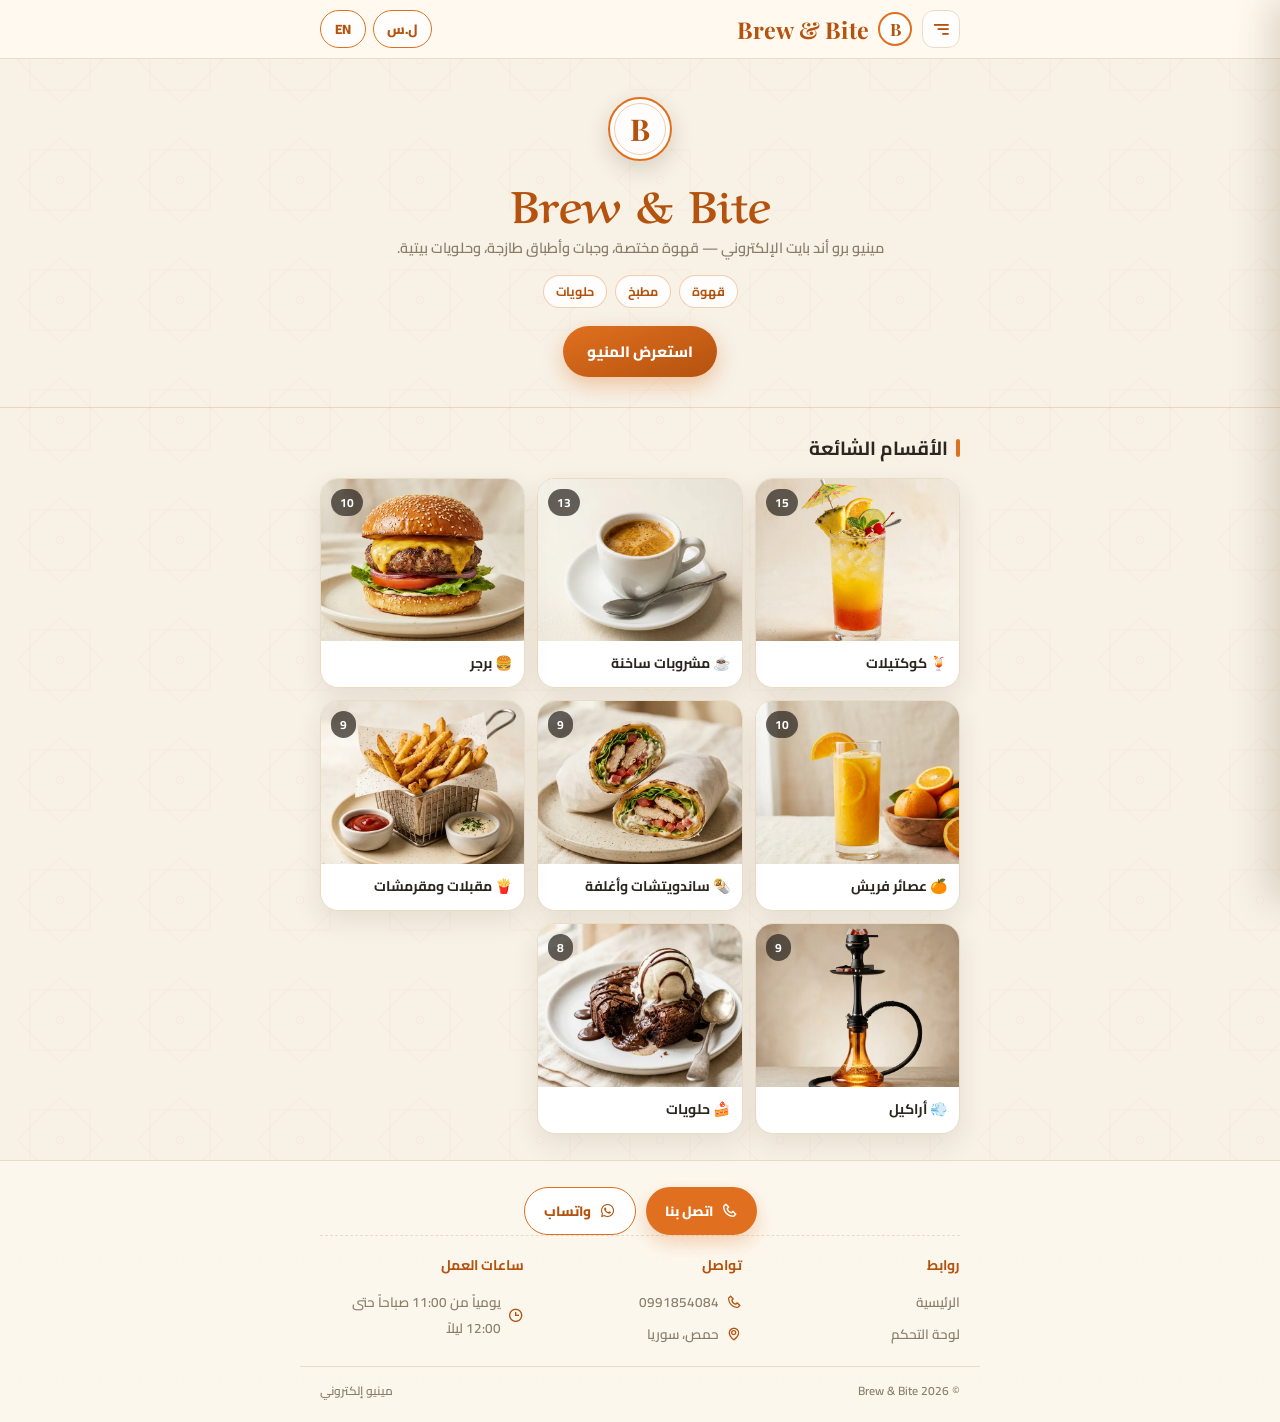
<file: index.html>
<!DOCTYPE html>
<html lang="ar" dir="rtl">
<head>
  <meta charset="utf-8">
  <meta name="viewport" content="width=device-width, initial-scale=1, viewport-fit=cover">
  <meta name="description" content="Brew & Bite — المينيو الإلكتروني: قهوة مختصة، وجبات وأطباق طازجة، وحلويات.">
  <meta name="theme-color" content="#fffaf1">
  <title>Brew & Bite — المينيو</title>
  <link rel="preconnect" href="https://fonts.googleapis.com">
  <link rel="preconnect" href="https://fonts.gstatic.com" crossorigin>
  <link href="https://fonts.googleapis.com/css2?family=Cairo:wght@400;600;700;800&family=Aref+Ruqaa:wght@400;700&family=Playfair+Display:ital,wght@0,500;0,600;0,700;1,500&display=swap" rel="stylesheet">
  <link href="https://cdn.jsdelivr.net/npm/boxicons@2.1.4/css/boxicons.min.css" rel="stylesheet">
  <link rel="stylesheet" href="assets/store.css?v=7">
  <link rel="stylesheet" href="assets/bb.css?v=7">
</head>
<body class="storefront-body">

  <!-- شاشة التحميل -->
  <div class="loading-overlay is-open" id="loading-overlay" role="status" aria-live="polite">
    <div class="loading-card">
      <span class="loading-spinner" aria-hidden="true"></span>
      <p>جاري التحميل...</p>
    </div>
  </div>

  <!-- الهيدر -->
  <header class="store-header" id="store-header">
    <div class="store-header-bar">
      <button type="button" class="header-icon-btn" id="sidebar-open" aria-label="الأقسام">
        <i class="bx bx-menu-alt-right"></i>
      </button>
      <a class="store-logo-wrap" href="./" id="logo-link" aria-label="Brew & Bite">
        <span class="bb-logo-mark" id="brand-mark" aria-hidden="true">B</span>
        <span class="brand-text" id="brand-name">Brew & Bite</span>
      </a>
      <div class="bb-pill-group">
        <button type="button" class="header-icon-btn bb-mini-pill" id="currency-toggle" title="تبديل العملة">ل.س</button>
        <button type="button" class="header-icon-btn bb-mini-pill" id="lang-toggle" title="English">EN</button>
      </div>
    </div>
  </header>

  <main class="shop-page">
    <div id="view-home">
    <!-- الهيرو (مطابق للموقع القديم) -->
    <section class="bb-hero" id="bb-hero">
      <div class="bb-hero-mark" id="hero-mark" aria-hidden="true">B</div>
      <h1 class="bb-hero-title" id="hero-title">Brew &amp; Bite</h1>
      <p class="bb-hero-sub" id="hero-sub"></p>
      <div class="bb-hero-chips" id="hero-chips"></div>
      <a class="bb-hero-cta" id="hero-cta" href="#">استعرض المنيو</a>
    </section>

    <!-- الأقسام الشائعة -->
    <section class="bb-popular" id="bb-popular">
      <h2 class="section-title" id="popular-title">الأقسام الشائعة</h2>
      <div class="bb-popular-grid" id="popular-grid"></div>
    </section>
    </div>

    <div id="view-shop" hidden>
    <section class="shop-shell" id="menu-anchor">
      <nav class="breadcrumb-nav" aria-label="breadcrumb">
        <a href="./" id="crumb-home">الرئيسية</a>
        <span class="breadcrumb-sep">/</span>
        <span class="breadcrumb-current" id="crumb-current">المنيو</span>
      </nav>

      <div class="shop-shell-head">
        <div>
          <h1 id="shop-title">كل المنتجات</h1>
          <p id="shop-sub">كل المنتجات المتاحة حالياً.</p>
        </div>
      </div>

      <div class="shop-toolbar">
        <div class="shop-search-row">
          <button type="button" class="bb-back-btn" id="back-home" aria-label="الرجوع للرئيسية">
            <i class="bx bx-arrow-back"></i><span id="back-home-label">الرئيسية</span>
          </button>
          <div class="store-search-bar">
            <i class="bx bx-search"></i>
            <input type="text" id="search-bar" placeholder="ابحث عن شئ..." autocomplete="off">
          </div>
        </div>
        <div class="shop-filter-bar">
          <button class="shop-chip-arrow" id="chips-prev" type="button" aria-label="الأقسام السابقة"><i class="bx bx-chevron-right"></i></button>
          <div class="shop-filter-scroll" id="category-chips"></div>
          <button class="shop-chip-arrow" id="chips-next" type="button" aria-label="الأقسام التالية"><i class="bx bx-chevron-left"></i></button>
        </div>
      </div>

      <div class="shop-grid" id="shop-grid"></div>
      <div class="shop-empty" id="shop-empty" hidden>لا توجد منتجات مطابقة.</div>
    </section>
    </div>
  </main>

  <!-- درج الأقسام -->
  <div class="store-sidebar-backdrop" id="sidebar-backdrop"></div>
  <aside class="store-sidebar" id="store-sidebar" aria-label="الأقسام والترتيب">
    <div class="store-sidebar-header">
      <h3 id="sidebar-title">الأقسام</h3>
      <button type="button" class="sidebar-close" id="sidebar-close" aria-label="إغلاق">
        <i class="bx bx-x"></i>
      </button>
    </div>
    <div class="store-sidebar-body">
      <div class="sidebar-group">
        <button type="button" class="sidebar-group-toggle" id="sort-toggle">
          <span id="sort-title">الترتيب</span><i class="bx bx-chevron-down"></i>
        </button>
        <div class="sidebar-group-panel is-open" id="sort-panel"></div>
      </div>
      <div class="sidebar-group">
        <button type="button" class="sidebar-group-toggle" id="cats-toggle">
          <span id="cats-title">الأقسام</span><i class="bx bx-chevron-down"></i>
        </button>
        <div class="sidebar-group-panel is-open" id="cat-links"></div>
      </div>
    </div>
  </aside>

  <!-- الفوتر -->
  <footer class="store-footer">
    <div class="store-footer-inner">
      <div class="store-footer-brand">
        <div class="store-footer-social" id="foot-social"></div>
      </div>
      <div class="store-footer-links" id="foot-links">
        <div>
          <h4 id="foot-links-title">روابط</h4>
          <a href="./" id="foot-link-home">الرئيسية</a>
          <a href="admin/" id="foot-link-admin">لوحة التحكم</a>
        </div>
        <div class="store-footer-contact">
          <h4 id="foot-contact-title">تواصل</h4>
          <p><i class="bx bx-phone"></i><span id="foot-phone" dir="ltr"></span></p>
          <p><i class="bx bx-map"></i><span id="foot-loc"></span></p>
        </div>
        <div class="store-footer-contact">
          <h4 id="foot-hours-title">ساعات العمل</h4>
          <p><i class="bx bx-time"></i><span id="foot-hours"></span></p>
        </div>
      </div>
    </div>
    <div class="store-footer-bottom">
      <span id="foot-copy">© 2026 Brew & Bite</span>
      <span id="foot-note">مينيو إلكتروني</span>
    </div>
  </footer>

  <!-- مودال التفاصيل -->
  <div class="modal-backdrop" id="details-modal" hidden>
    <div class="modal-box bb-detail-box">
      <div class="bb-detail-media-wrap"><img class="bb-detail-media" id="detail-img" alt=""></div>
      <div class="bb-detail-cat" id="detail-cat"></div>
      <div class="bb-detail-badges" id="detail-badges"></div>
      <h3 class="modal-title" id="detail-name"></h3>
      <div class="cart-attrs-wrap product-nutrition-badges" id="detail-nutrition"></div>
      <p class="bb-detail-desc" id="detail-desc"></p>
      <div class="bb-detail-price" id="detail-price"></div>
      <div class="modal-actions">
        <button type="button" class="btn-soft" id="detail-close">إغلاق</button>
      </div>
    </div>
  </div>

  <script src="assets/app.js?v=7"></script>
</body>
</html>
</file>
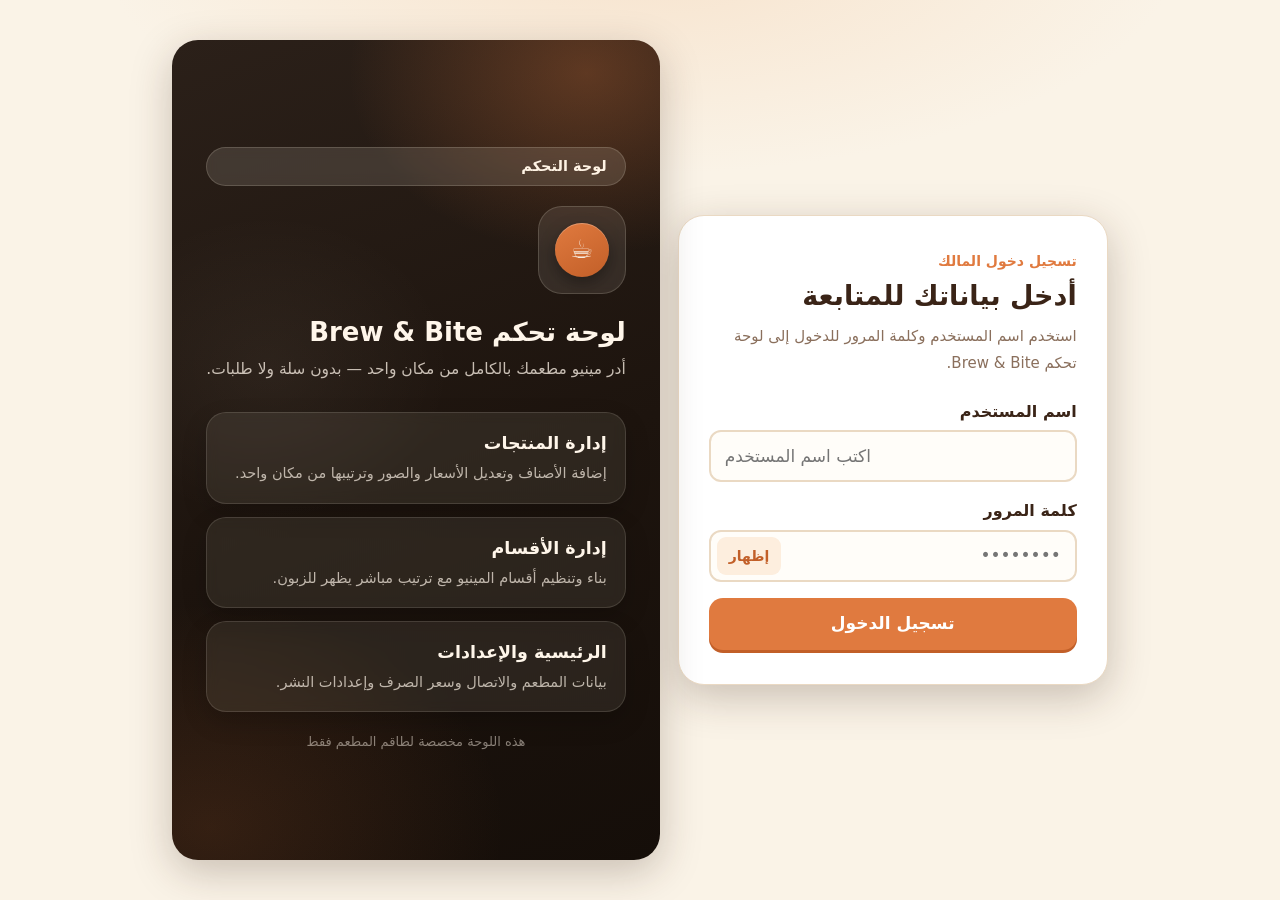
<file: admin/index.html>
<!doctype html>
<html lang="ar" dir="rtl">
<head>
  <meta charset="utf-8">
  <meta name="viewport" content="width=device-width, initial-scale=1, viewport-fit=cover">
  <meta name="robots" content="noindex">
  <meta name="theme-color" content="#e07a3f">
  <title>برو أند بايت — لوحة التحكم</title>
  <link rel="stylesheet" href="styles.css">
</head>
<body>

  <!-- ===== تسجيل الدخول ===== -->
  <div id="login-view" class="entry hidden">
    <div class="entry-card">
      <p class="entry-overline">تسجيل دخول المالك</p>
      <h1 class="entry-title">أدخل بياناتك للمتابعة</h1>
      <p class="entry-help">استخدم اسم المستخدم وكلمة المرور للدخول إلى لوحة تحكم Brew&nbsp;&amp;&nbsp;Bite.</p>
      <form id="login-form" novalidate>
        <label class="field">
          <span class="field-label">اسم المستخدم</span>
          <input id="login-username" name="username" type="text" autocomplete="username"
                 inputmode="text" dir="ltr" placeholder="اكتب اسم المستخدم" required>
        </label>
        <label class="field">
          <span class="field-label">كلمة المرور</span>
          <span class="pw-box">
            <input id="login-password" name="password" type="password" autocomplete="current-password"
                   placeholder="••••••••" required>
            <button type="button" class="pw-toggle" id="pw-toggle" aria-label="إظهار كلمة المرور">إظهار</button>
          </span>
        </label>
        <p id="login-error" class="form-error hidden" role="alert"></p>
        <button type="submit" class="btn btn-primary btn-block" id="login-submit">تسجيل الدخول</button>
      </form>
    </div>

    <aside class="entry-panel" aria-label="عن لوحة التحكم">
      <div class="entry-panel-glow" aria-hidden="true"></div>
      <span class="entry-pill">لوحة التحكم</span>
      <div class="entry-tile" aria-hidden="true"><span class="entry-mark">☕</span></div>
      <h2 class="entry-panel-title">لوحة تحكم Brew&nbsp;&amp;&nbsp;Bite</h2>
      <p class="entry-panel-sub">أدر مينيو مطعمك بالكامل من مكان واحد — بدون سلة ولا طلبات.</p>
      <div class="entry-features">
        <article class="entry-feature">
          <h3>إدارة المنتجات</h3>
          <p>إضافة الأصناف وتعديل الأسعار والصور وترتيبها من مكان واحد.</p>
        </article>
        <article class="entry-feature">
          <h3>إدارة الأقسام</h3>
          <p>بناء وتنظيم أقسام المينيو مع ترتيب مباشر يظهر للزبون.</p>
        </article>
        <article class="entry-feature">
          <h3>الرئيسية والإعدادات</h3>
          <p>بيانات المطعم والاتصال وسعر الصرف وإعدادات النشر.</p>
        </article>
      </div>
      <p class="entry-note">هذه اللوحة مخصصة لطاقم المطعم فقط</p>
    </aside>
  </div>

  <!-- ===== التطبيق ===== -->
  <div id="app" class="app hidden">
    <header class="topbar">
      <div class="brand">
        <span class="brand-mark">☕</span>
        <span class="brand-name">برو أند بايت</span>
        <span class="brand-sub">لوحة التحكم</span>
      </div>
      <button id="logout-btn" class="btn btn-ghost btn-logout" type="button">تسجيل الخروج</button>
    </header>

    <nav class="main-nav" id="main-nav" aria-label="التنقل الرئيسي">
      <a href="#/menu"       data-route="menu">المينيو</a>
      <a href="#/categories" data-route="categories">الأقسام</a>
      <a href="#/home"       data-route="home">الرئيسية</a>
      <a href="#/settings"   data-route="settings">الإعدادات</a>
    </nav>

    <main id="view" class="view"></main>
  </div>

  <!-- شريط الحفظ (يظهر عند وجود تغييرات غير منشورة) -->
  <div id="save-bar" class="save-bar hidden">
    <span class="save-bar-note">لديك تغييرات غير منشورة</span>
    <button type="button" class="btn btn-ghost btn-sm" id="discard-btn">استعادة</button>
    <button type="button" class="btn btn-primary btn-sm" id="publish-btn">حفظ ونشر</button>
  </div>

  <!-- modals + confirm + toasts -->
  <div id="modal-root"></div>
  <div id="confirm-root"></div>
  <div id="toast-root" aria-live="polite"></div>

  <script src="app.js"></script>
</body>
</html>
</file>
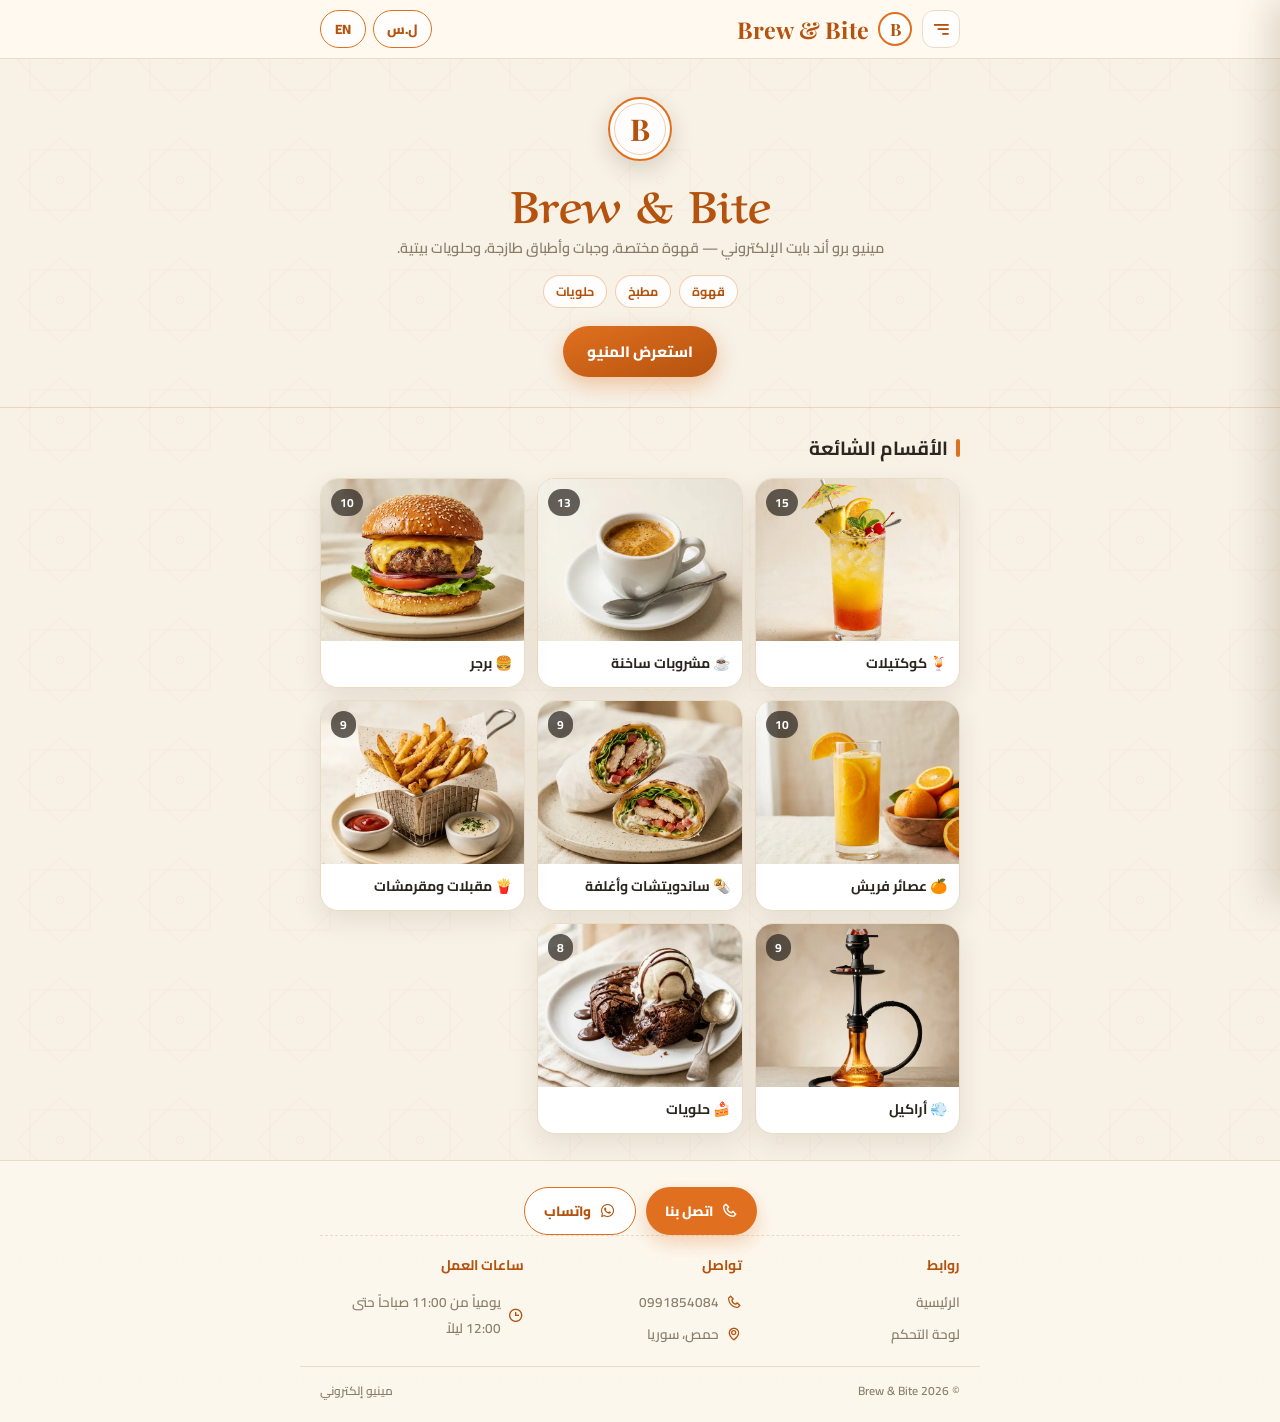
<file: bite-house-menu/index.html>
<!DOCTYPE html>
<html lang="ar" dir="rtl">
<head>
<meta charset="utf-8">
<meta name="viewport" content="width=device-width, initial-scale=1">
<title>برو أند بايت — المينيو</title>
<meta http-equiv="refresh" content="0; url=../">
<script>location.replace('../');</script>
</head>
<body style="font-family:sans-serif;text-align:center;padding:48px 20px;background:#f7f1e6;color:#3a2a18">
<p style="font-size:18px;font-weight:700">تم نقل المينيو — جارٍ التحويل…</p>
<p><a href="../" style="color:#e0701f;font-weight:700">اضغط هنا إذا لم يتم التحويل</a></p>
</body>
</html>
</file>
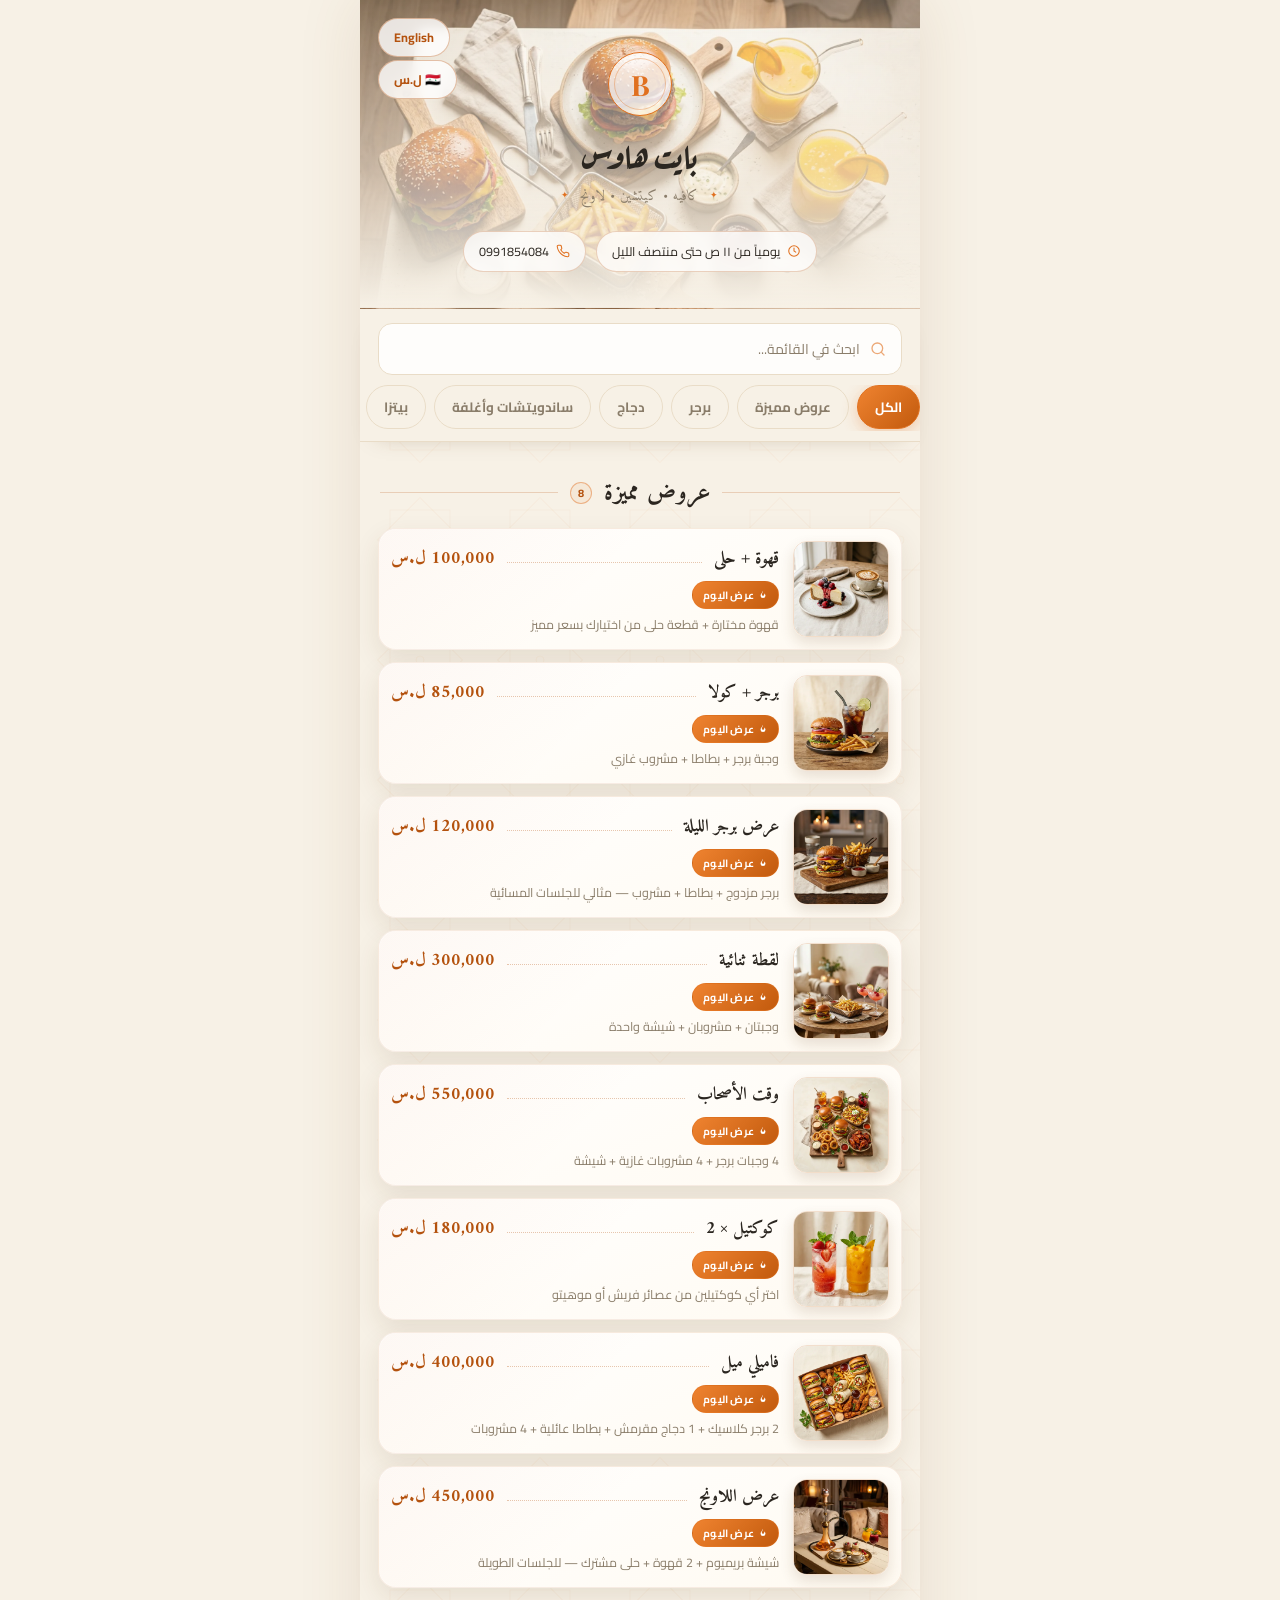
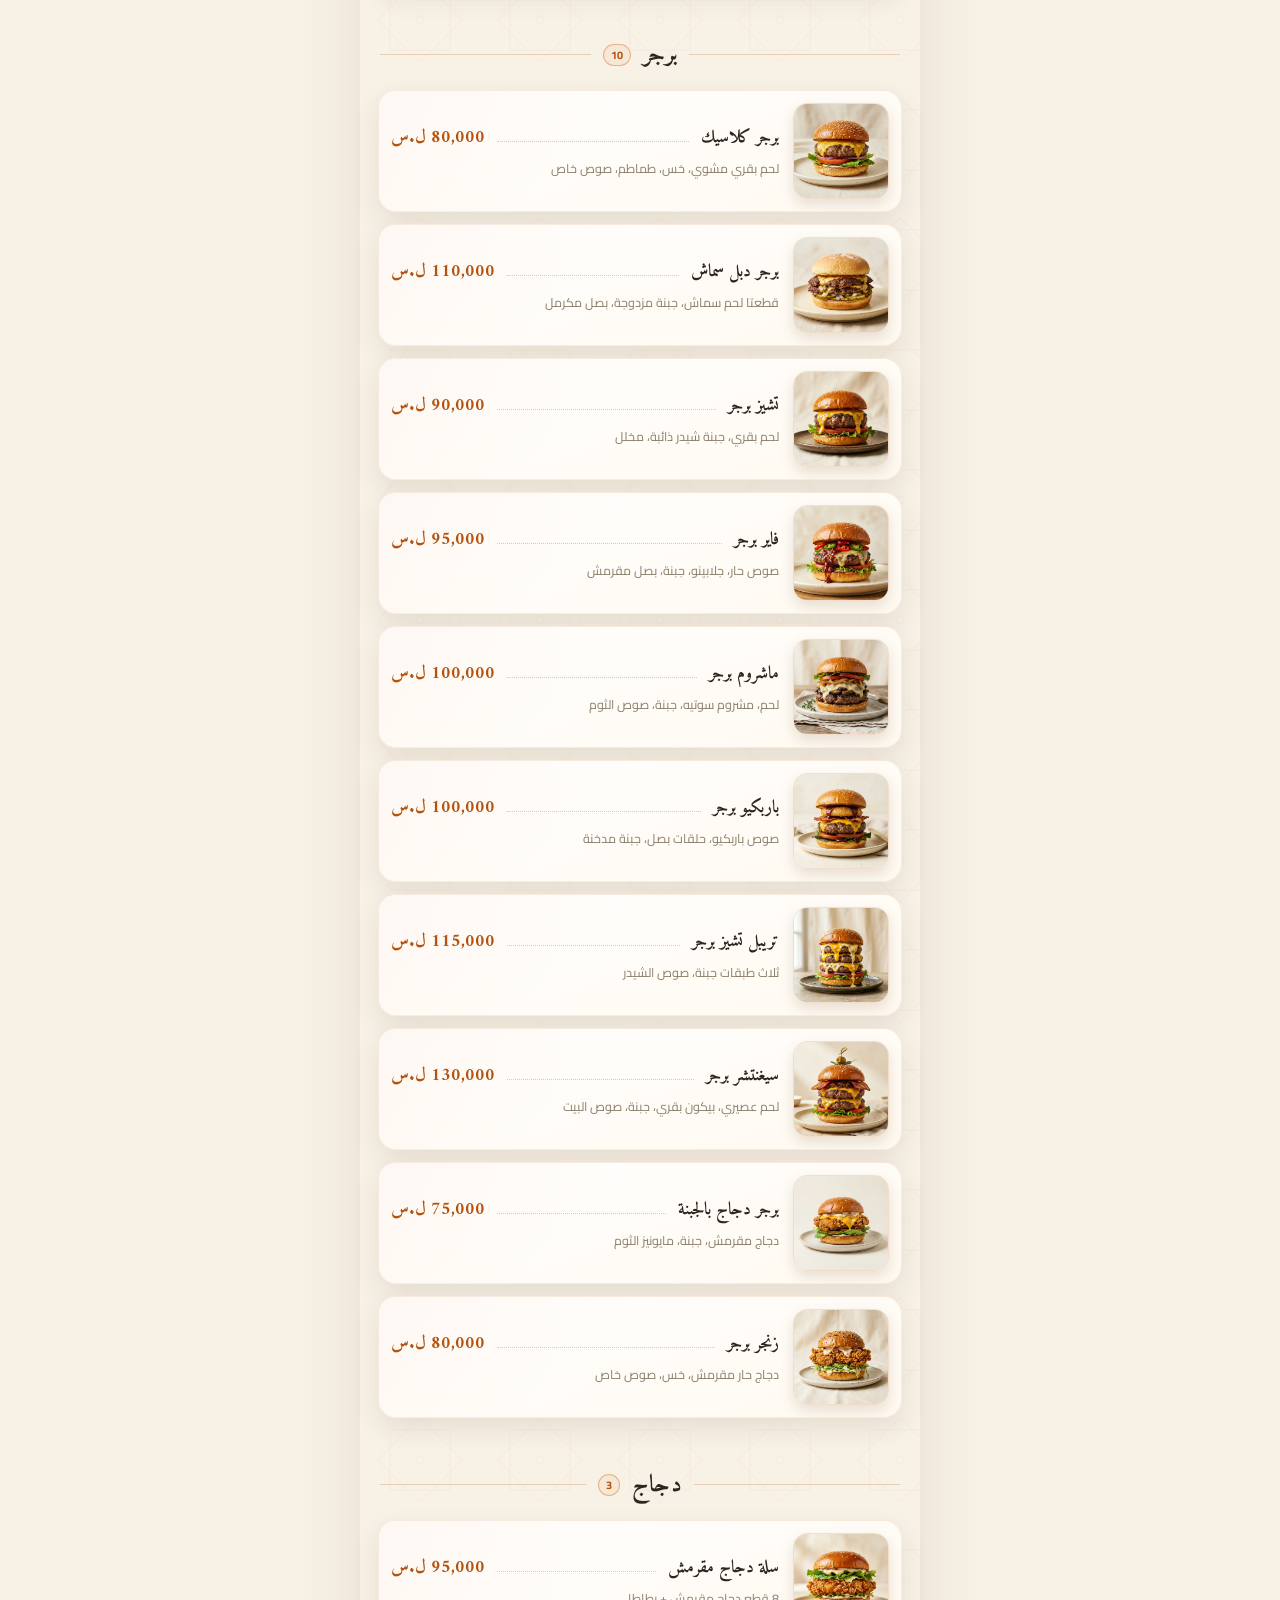
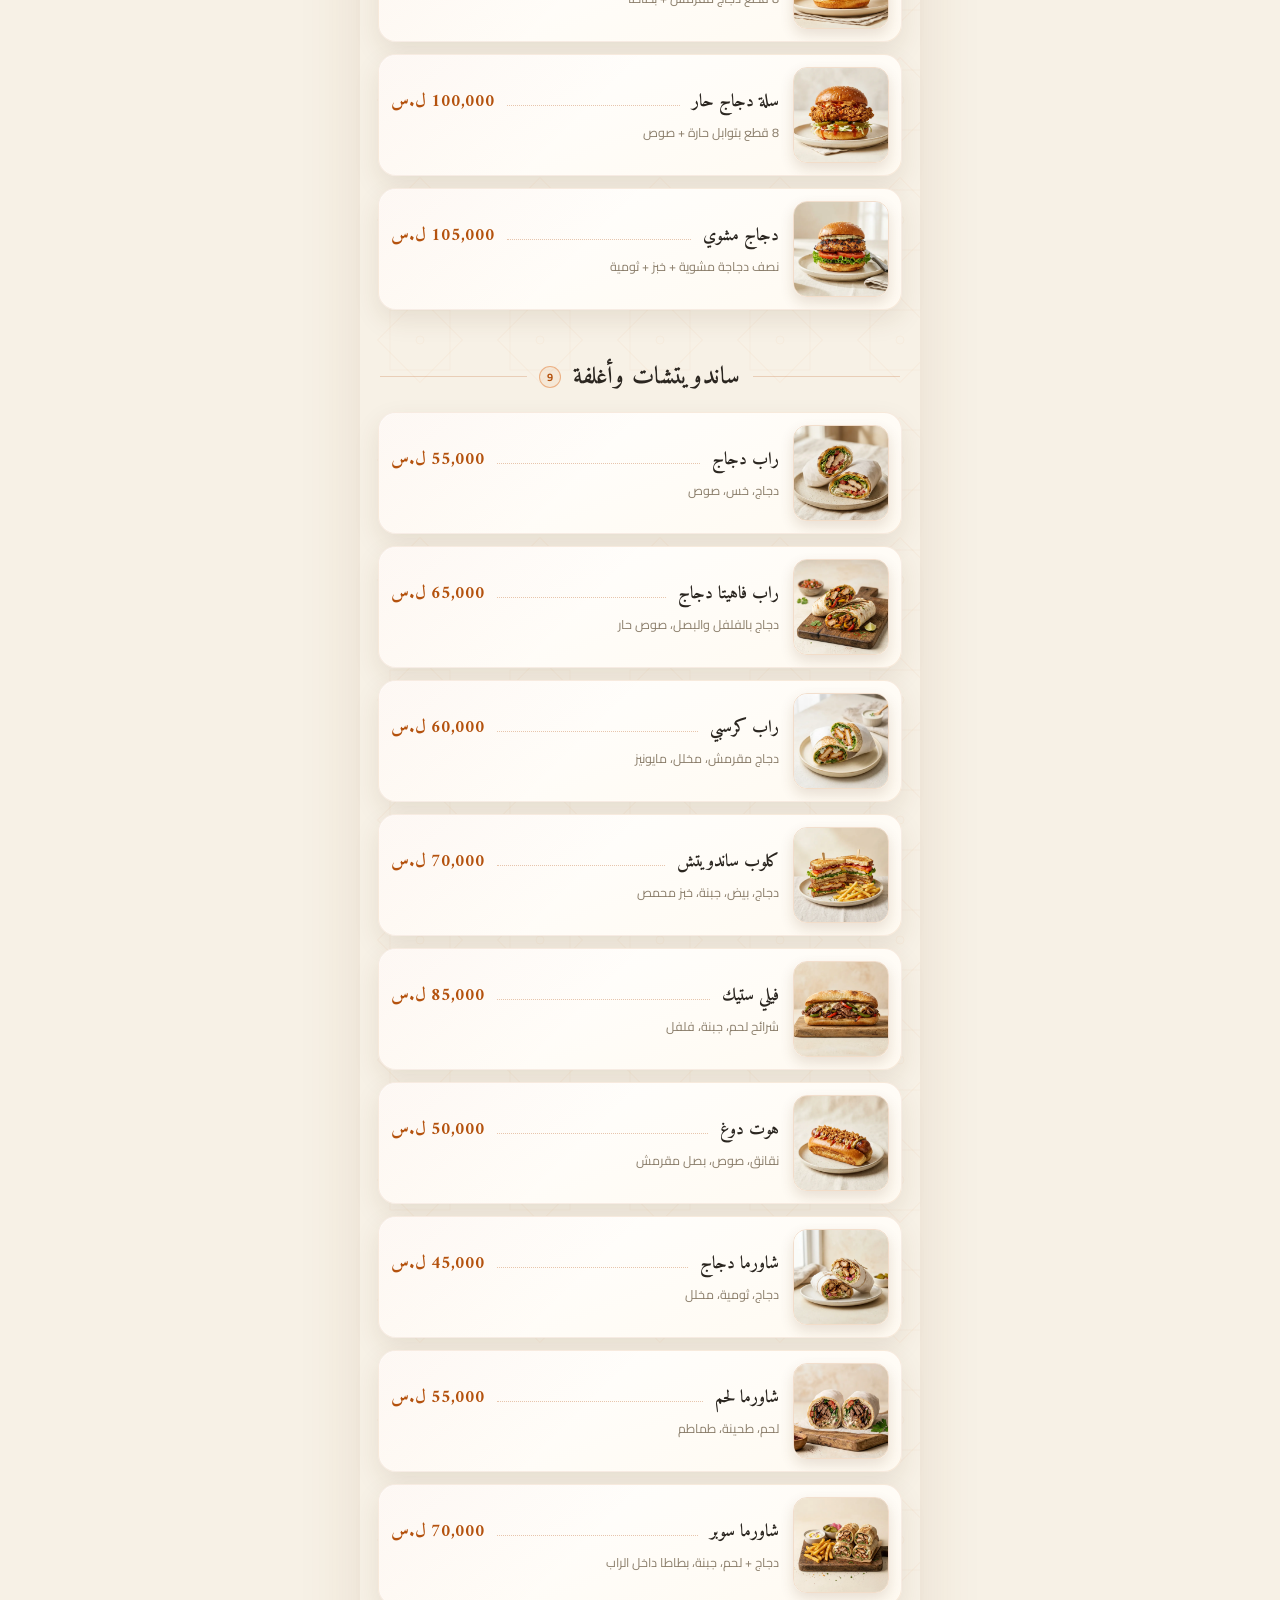
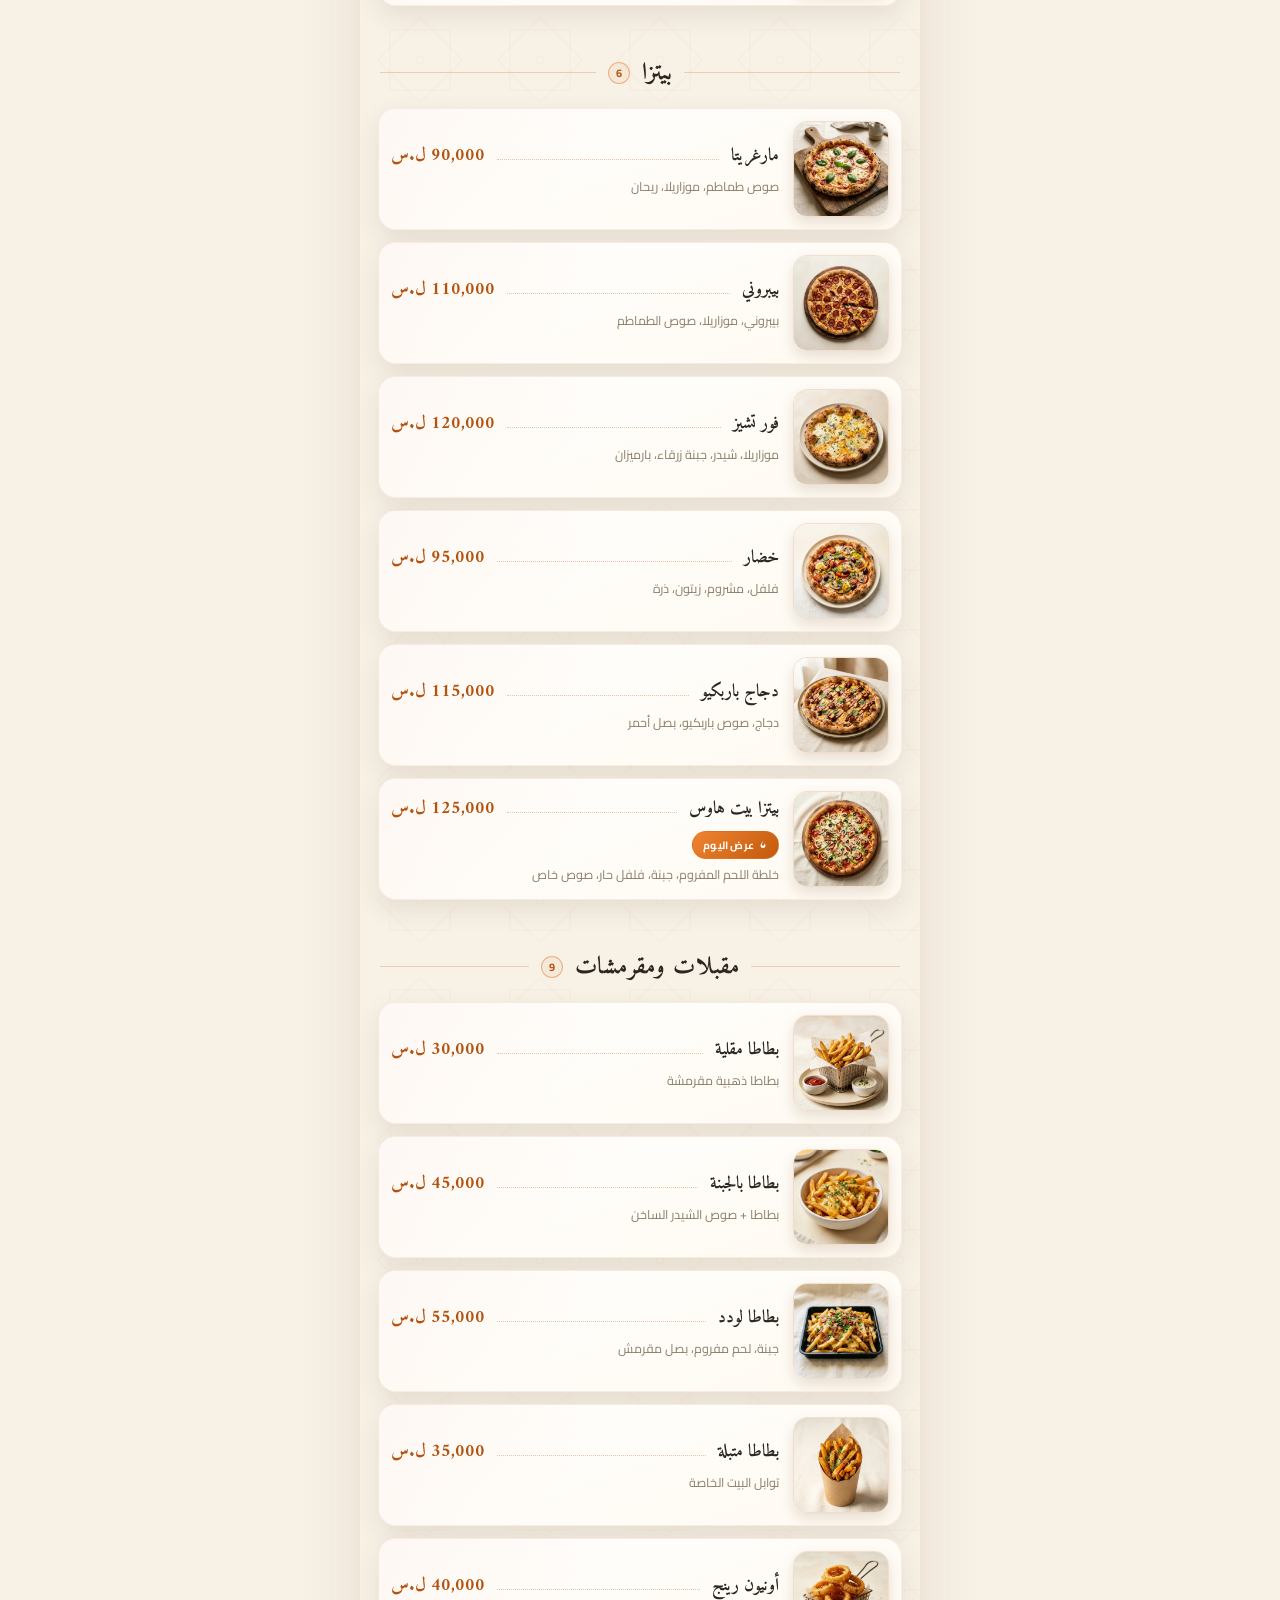
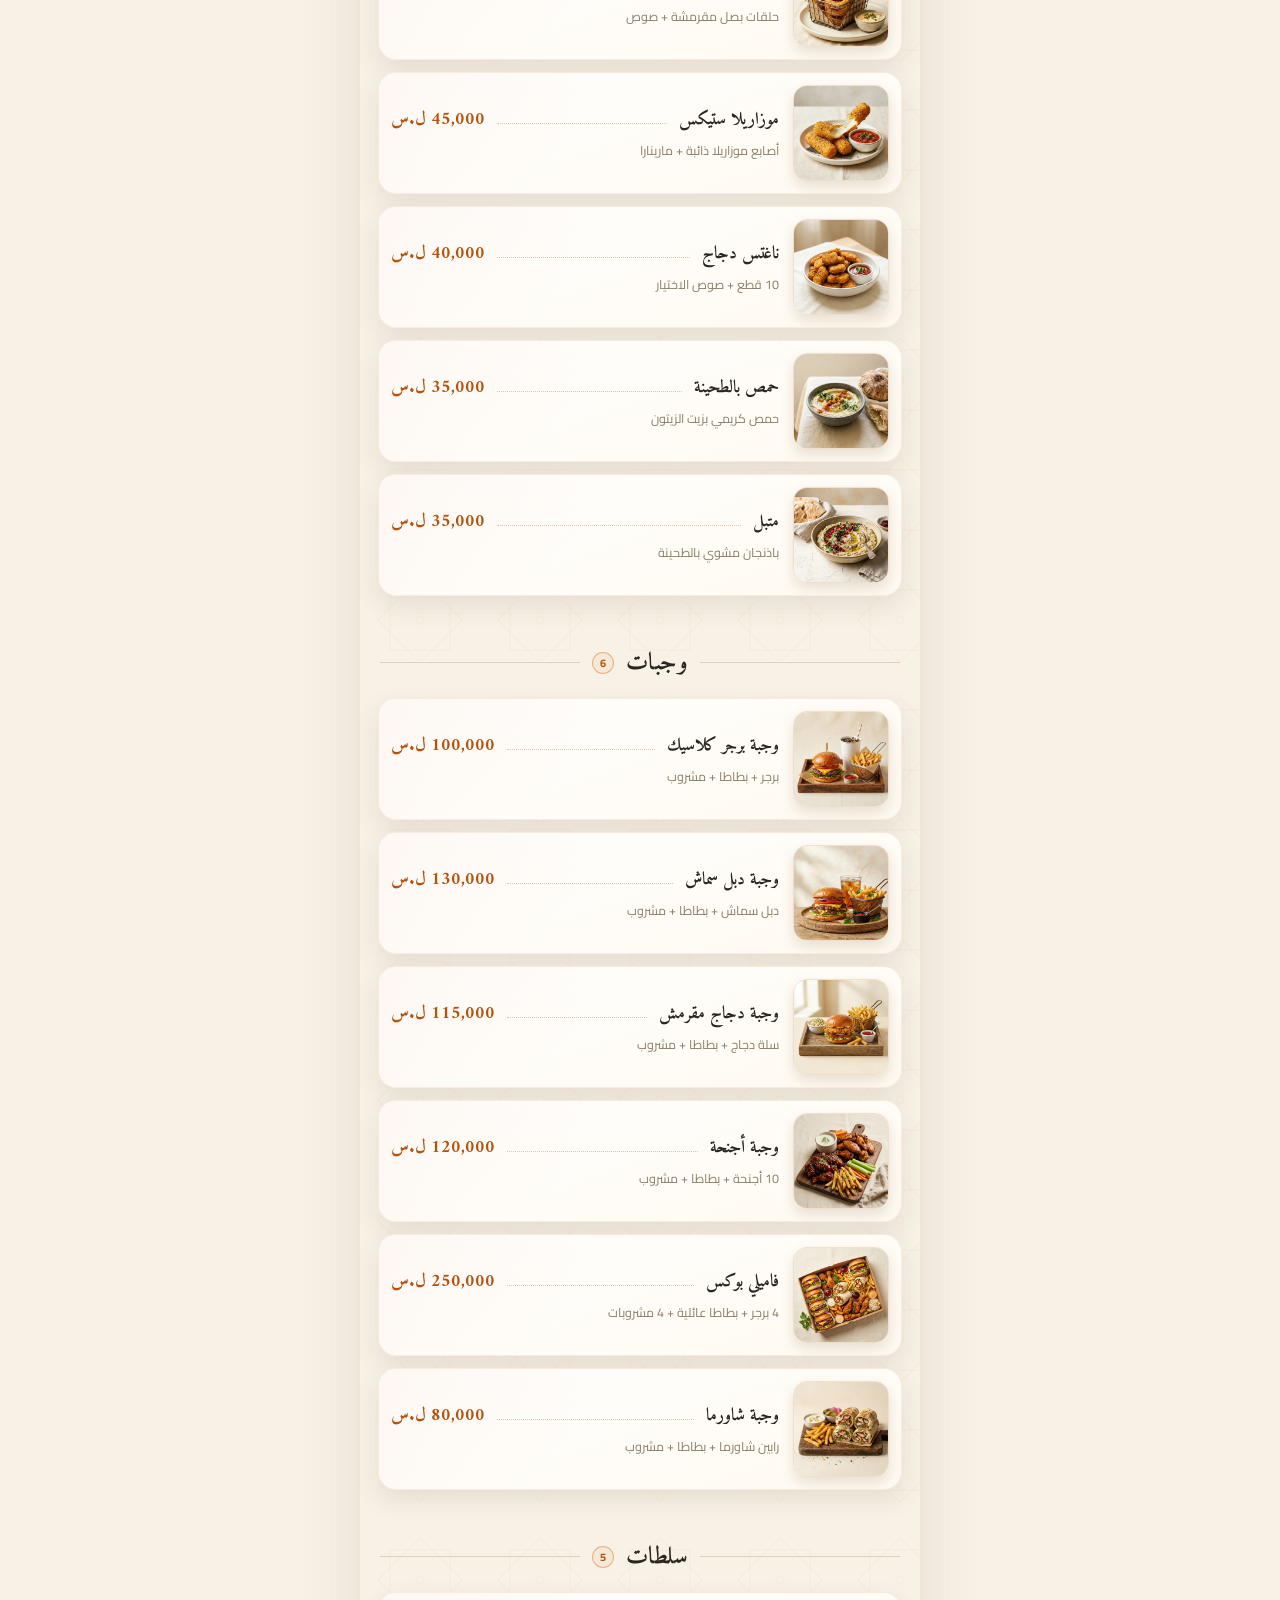
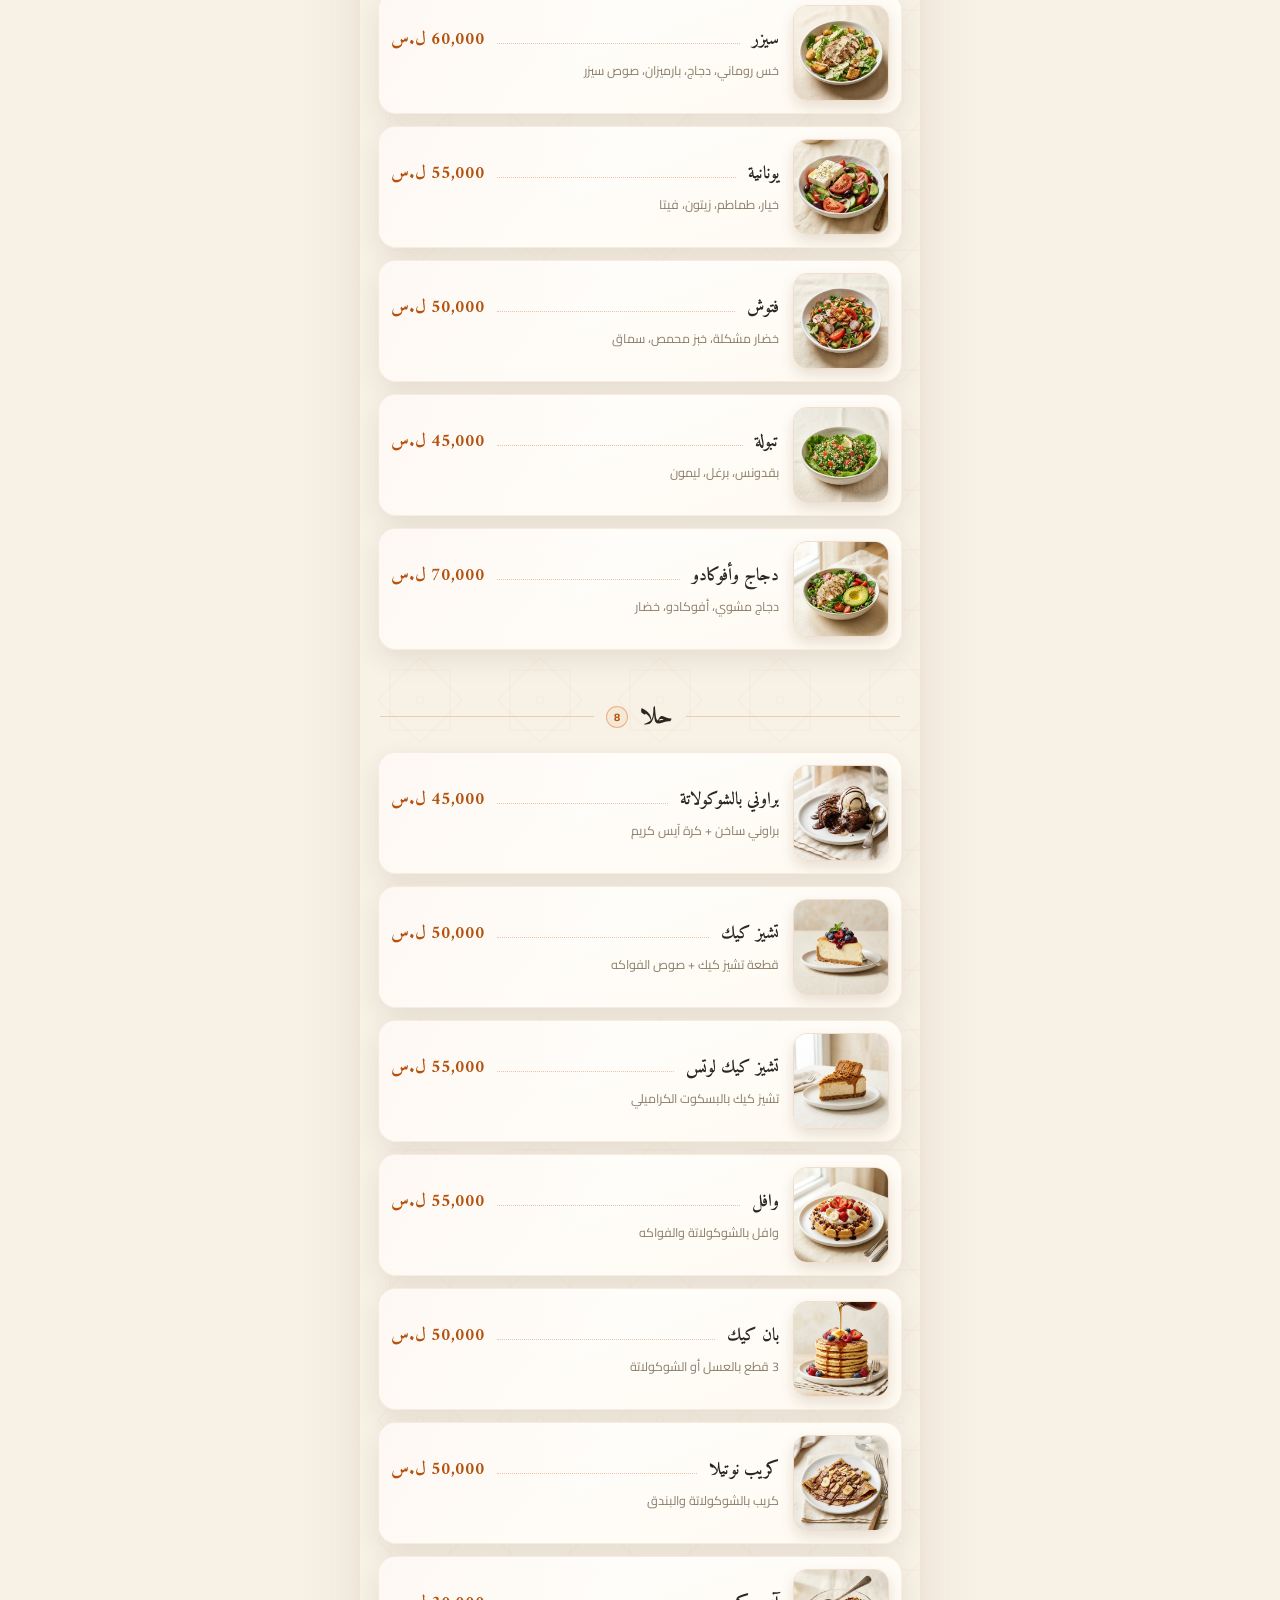
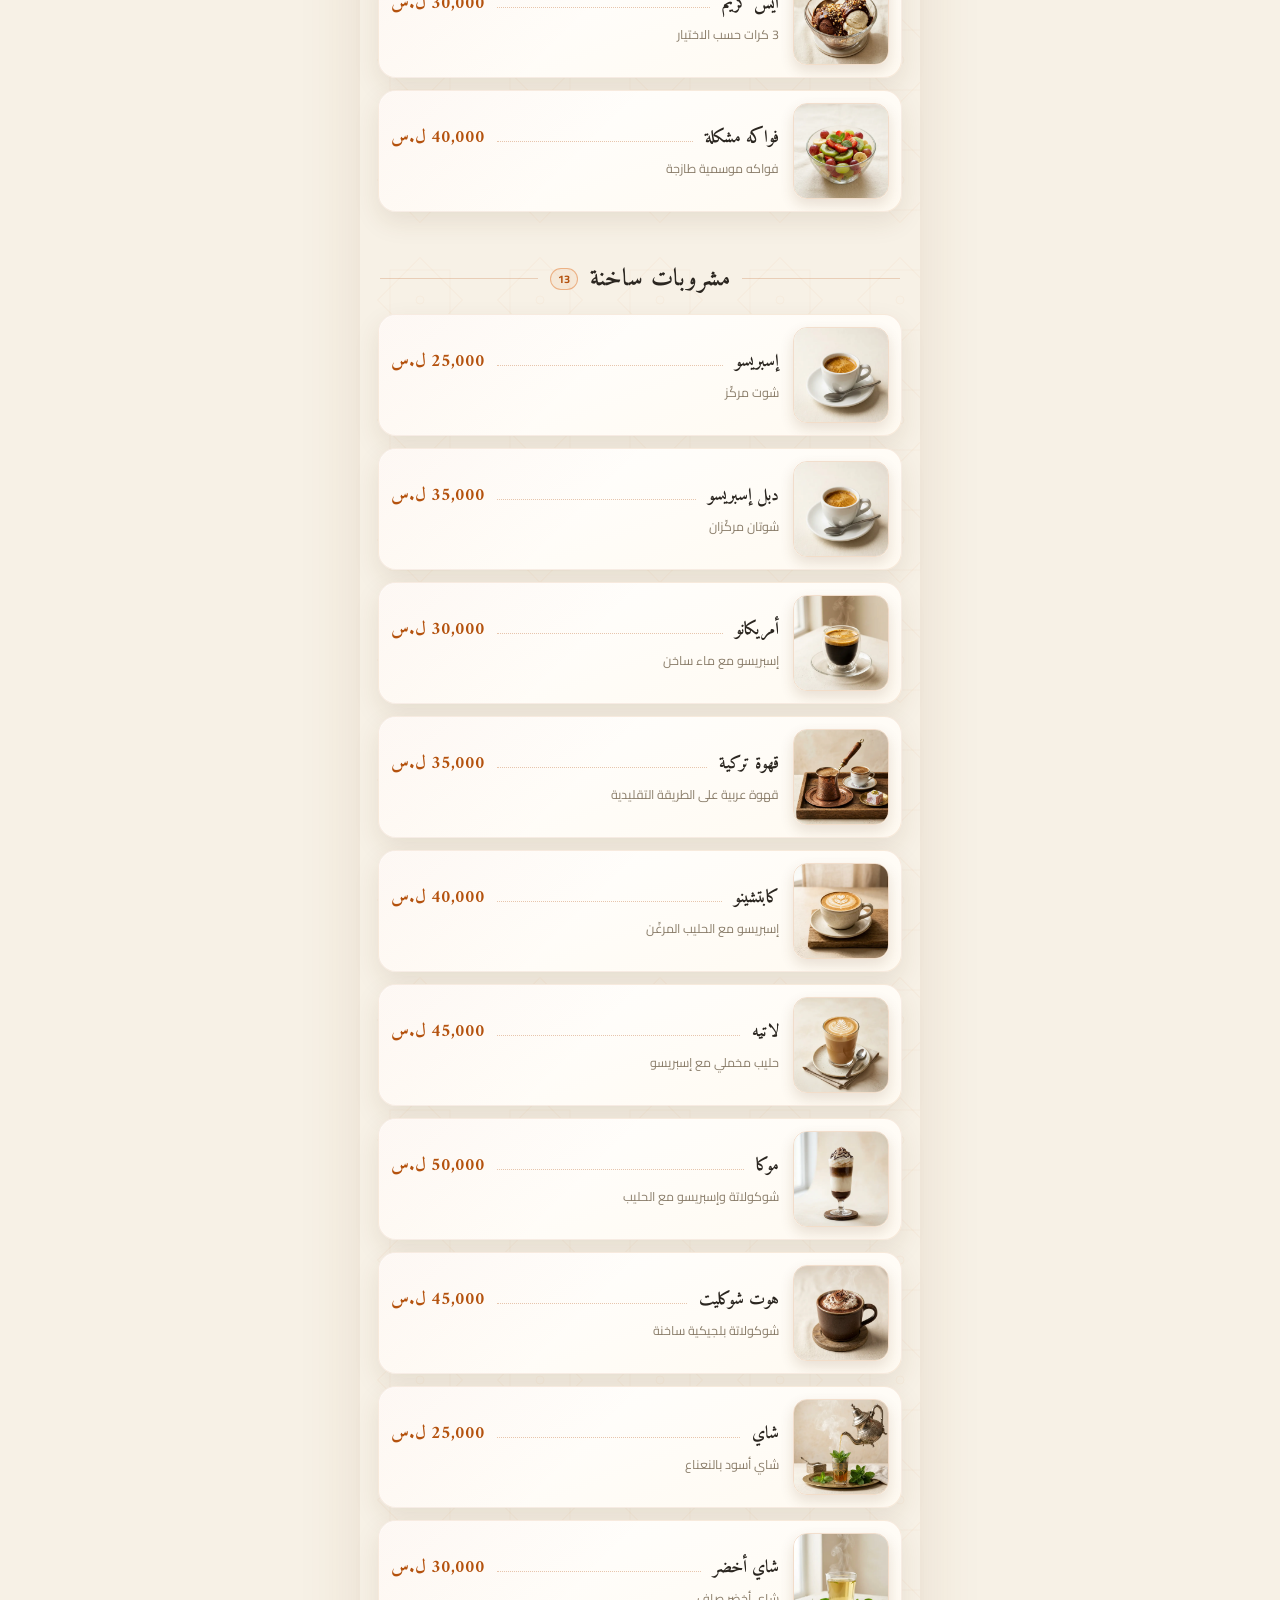
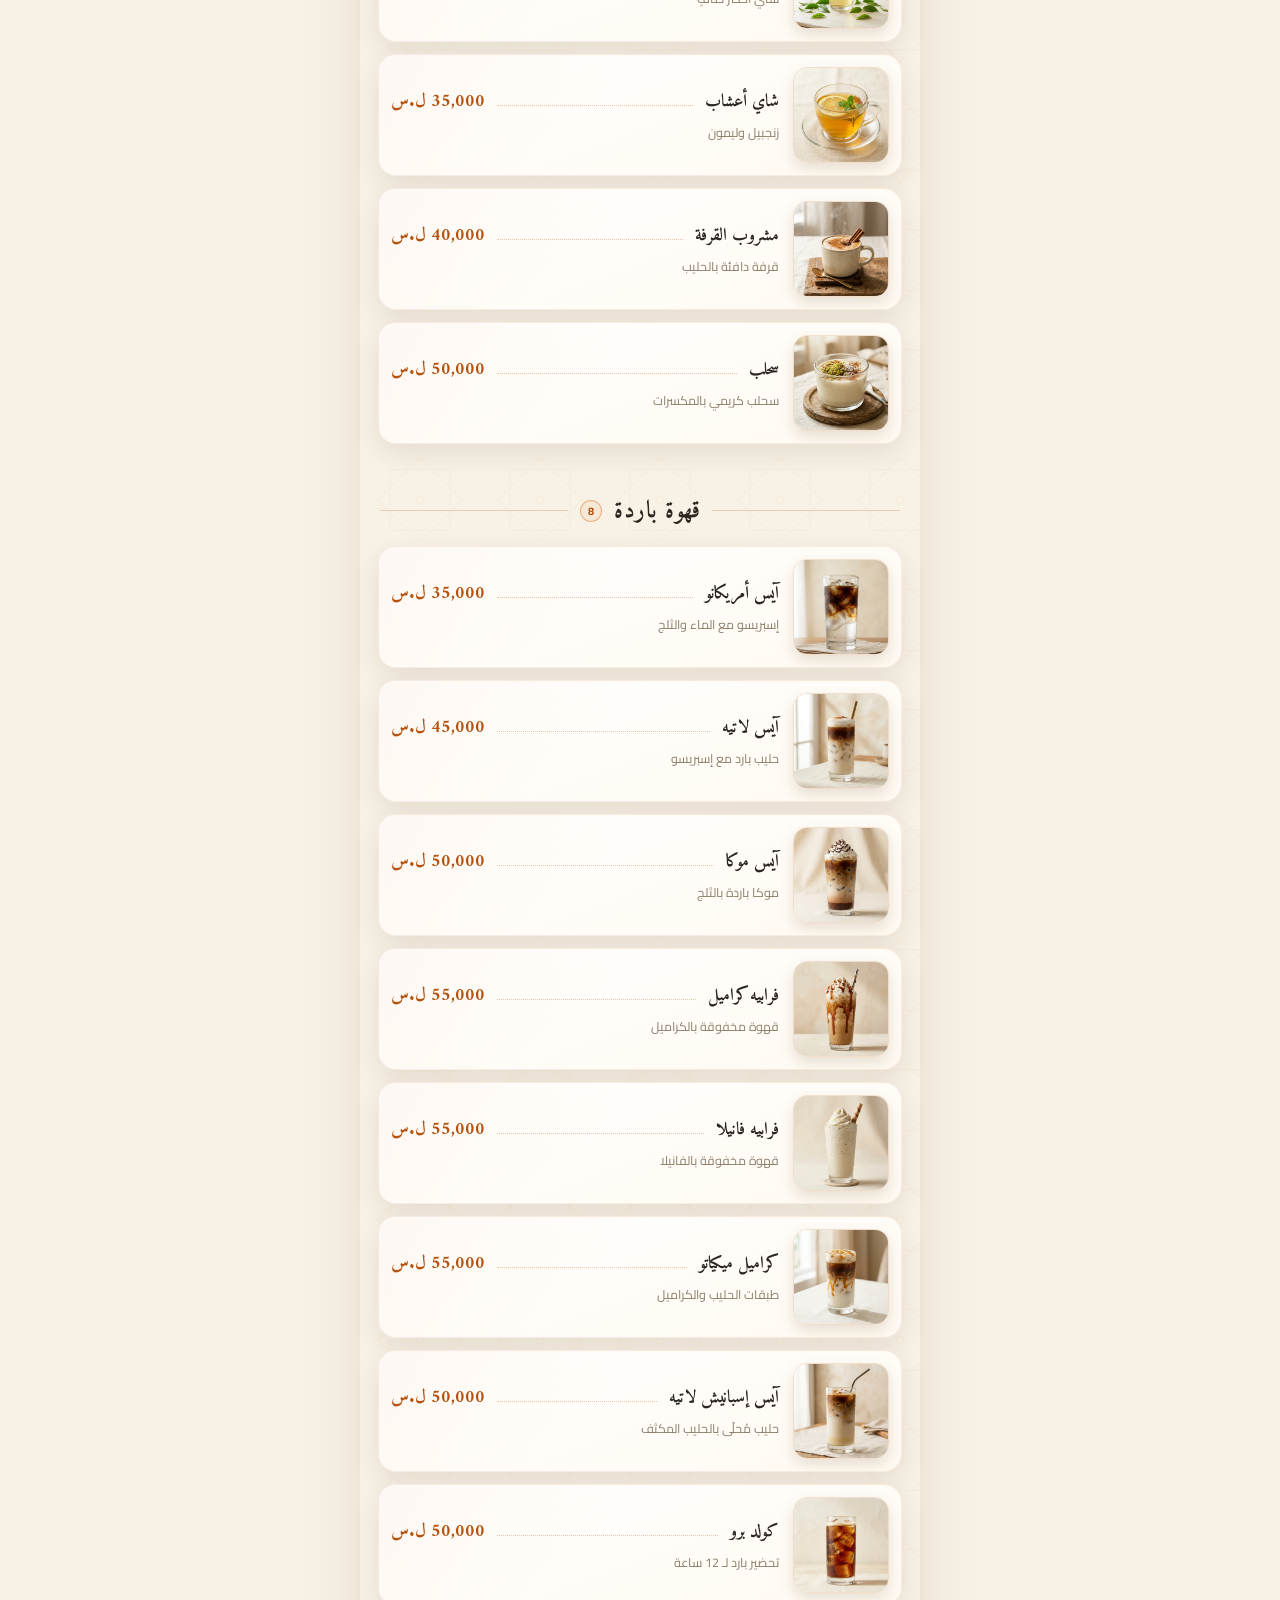
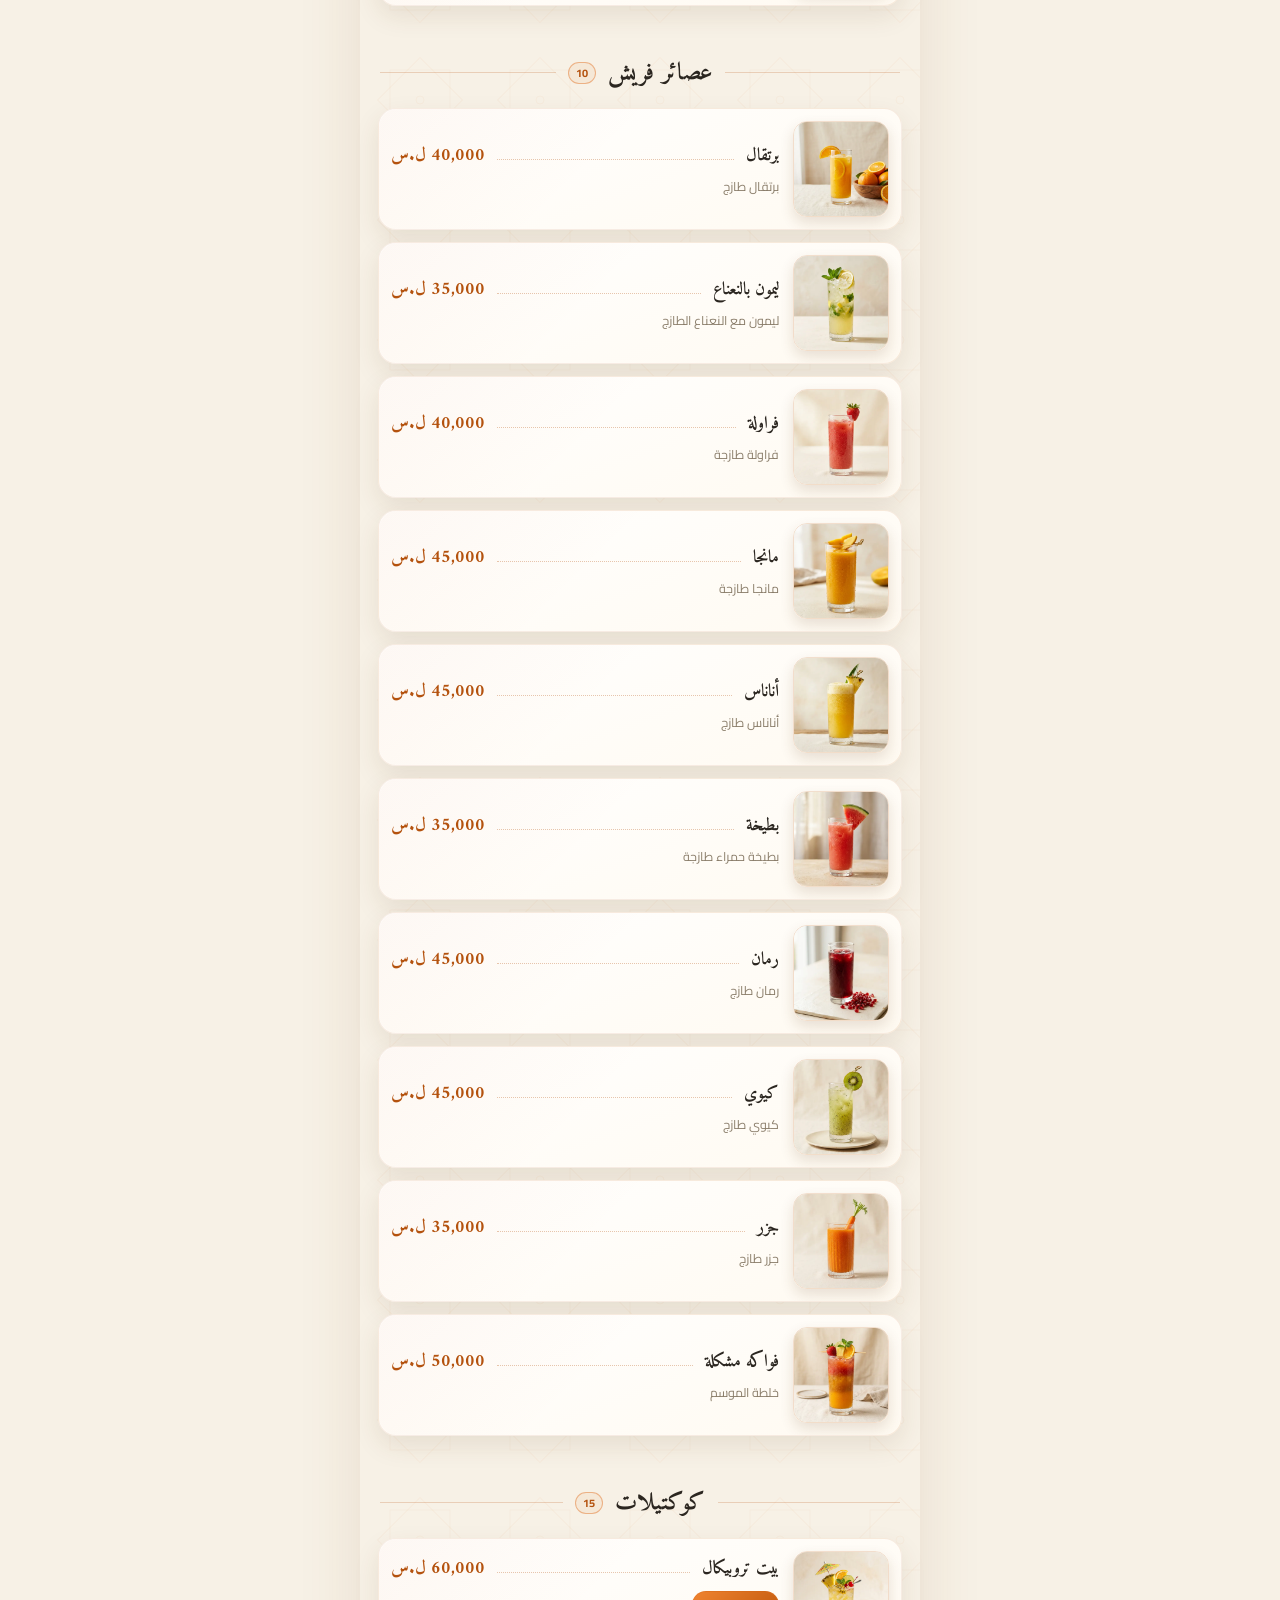
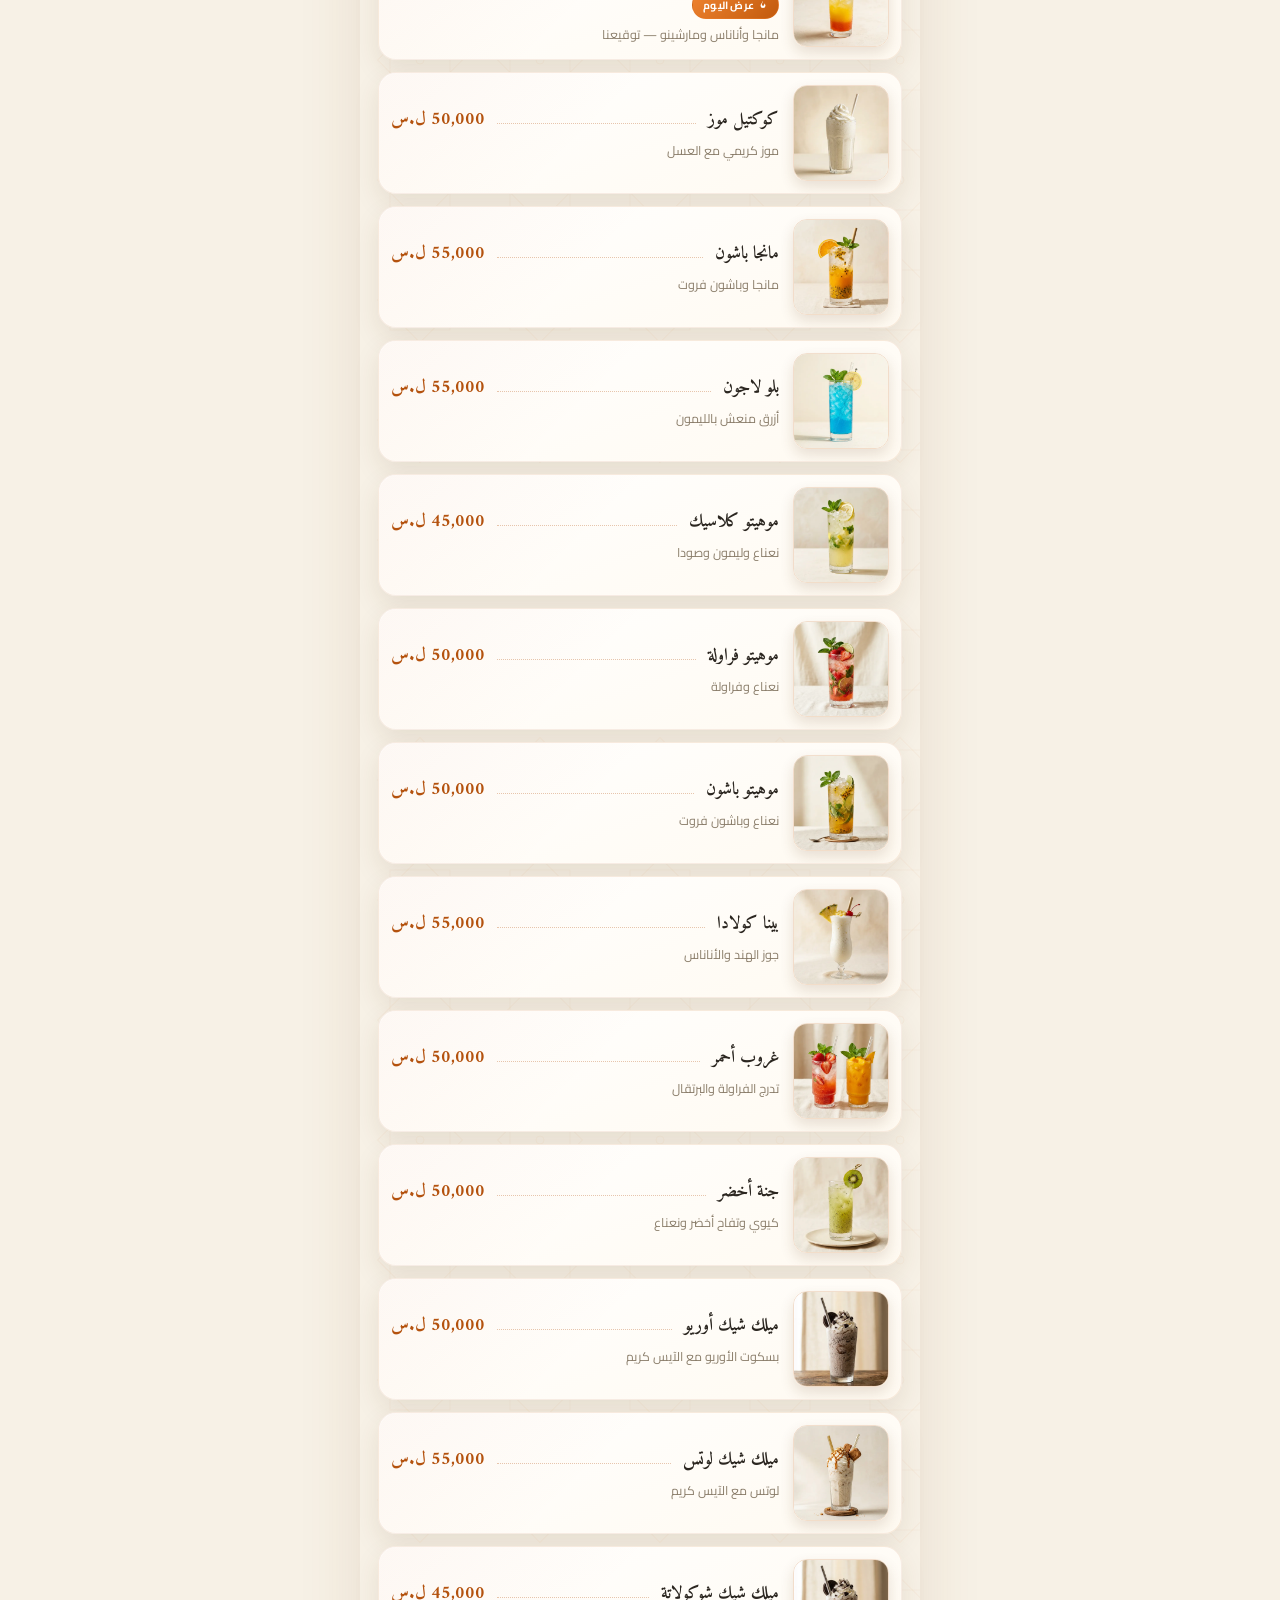
<file: zaatar-menu/index.html>
<!DOCTYPE html>
<html lang="ar" dir="rtl" id="htmlRoot">
<head>
<meta charset="UTF-8">
<meta name="viewport" content="width=device-width, initial-scale=1.0">
<title>BITE HOUSE — القائمة الرقمية | Digital Menu</title>
<meta name="description" content="قائمة بايت هاوس الرقمية — كافيه • كيتشين • لاونج، حمص، سوريا">
<meta name="theme-color" content="#f7f1e6">
<link rel="preconnect" href="https://fonts.googleapis.com">
<link rel="preconnect" href="https://fonts.gstatic.com" crossorigin>
<link href="https://fonts.googleapis.com/css2?family=Amiri:ital,wght@0,400;0,700;1,400&family=Aref+Ruqaa:wght@400;700&family=Cairo:wght@400;600;700&family=Playfair+Display:ital,wght@0,500;0,700;1,500&display=swap" rel="stylesheet">
<style>
  :root{
    --bg:#f7f1e6;
    --paper:#ffffff;
    --paper-2:#fffaf1;
    --ink:#2b2620;
    --ink-soft:#8a7d6a;
    --accent:#e0701f;
    --accent-deep:#b4520e;
    --accent-soft:#f9e3cf;
    --line:#e9dcc7;
    --radius:18px;
    --shadow: 0 10px 26px rgba(90,60,20,0.10);
  }
  *{box-sizing:border-box; -webkit-tap-highlight-color:transparent;}
  html,body{margin:0;padding:0;background:var(--bg);color:var(--ink);}
  ::selection{background:rgba(224,112,31,0.25);}
  body{
    font-family:'Cairo',sans-serif;
    -webkit-font-smoothing:antialiased;
    padding-bottom:48px;
    max-width:560px;
    margin:0 auto;
    min-height:100vh;
    box-shadow:0 0 60px rgba(120,80,30,0.12);
    position:relative;
    background-image:url("data:image/svg+xml,%3Csvg xmlns='http://www.w3.org/2000/svg' width='120' height='120'%3E%3Cg fill='none' stroke='%23e0701f' stroke-opacity='0.045'%3E%3Crect x='30' y='30' width='60' height='60'/%3E%3Crect x='30' y='30' width='60' height='60' transform='rotate(45 60 60)'/%3E%3Ccircle cx='60' cy='60' r='4'/%3E%3C/g%3E%3C/svg%3E");
  }

  /* ============ HERO ============ */
  .hero{
    position:relative;
    background-image:
      linear-gradient(180deg, rgba(247,241,230,0.30) 0%, rgba(247,241,230,0.62) 55%, var(--bg) 100%),
      url('img/hero-feast.webp');
    background-size:cover;
    background-position:center;
    color:var(--ink);
    padding:52px 22px 36px;
    border-bottom:1px solid rgba(180,82,14,0.18);
  }
  .hero-brand{
    text-align:center;
    animation:fadeUp 0.7s 0.05s cubic-bezier(0.2,0.7,0.3,1) both;
  }
  .hero-mark{
    display:inline-grid;
    place-items:center;
    width:64px;height:64px;
    border-radius:50%;
    border:1.5px solid var(--accent);
    font-family:'Playfair Display','Amiri',serif;
    font-size:28px;
    font-weight:700;
    color:var(--accent);
    margin-bottom:14px;
    position:relative;
    background:rgba(255,255,255,0.72);
  }
  .hero-mark::before{
    content:'';
    position:absolute;
    inset:5px;
    border:1px solid rgba(224,112,31,0.35);
    border-radius:50%;
  }
  .brand-name{
    font-family:'Aref Ruqaa','Amiri',serif;
    font-size:34px;
    font-weight:700;
    letter-spacing:0.5px;
    line-height:1.35;
    margin:0;
    color:var(--ink);
  }
  .brand-tagline{
    font-family:'Amiri',serif;
    font-style:italic;
    font-size:14.5px;
    color:var(--ink-soft);
    margin:8px 0 0;
    letter-spacing:0.3px;
  }
  .brand-tagline::before,
  .brand-tagline::after{
    content:'✦';
    font-size:9px;
    font-style:normal;
    color:var(--accent);
    vertical-align:2px;
    margin:0 10px;
  }
  .meta-row{
    display:flex;
    justify-content:center;
    gap:10px;
    margin-top:22px;
    font-size:12.5px;
    flex-wrap:wrap;
    animation:fadeUp 0.7s 0.16s cubic-bezier(0.2,0.7,0.3,1) both;
  }
  .meta-pill{
    display:flex;
    align-items:center;
    gap:7px;
    background:rgba(255,255,255,0.75);
    border:1px solid rgba(180,82,14,0.25);
    padding:8px 15px;
    border-radius:999px;
    color:var(--ink);
    backdrop-filter:blur(6px);
    -webkit-backdrop-filter:blur(6px);
  }
  .meta-pill svg{width:14px;height:14px;color:var(--accent);flex:0 0 auto;}
  .meta-pill a{ color:var(--ink); text-decoration:none; }
  .lang-toggle,
  .currency-toggle{
    position:absolute;
    z-index:30;
    inset-inline-end:18px;
    background:rgba(255,255,255,0.8);
    border:1px solid rgba(180,82,14,0.35);
    color:var(--accent-deep);
    border-radius:999px;
    padding:7px 15px;
    font-size:12.5px;
    font-weight:700;
    cursor:pointer;
    backdrop-filter:blur(6px);
    -webkit-backdrop-filter:blur(6px);
    white-space:nowrap;
    font-family:inherit;
  }
  .lang-toggle{ top:18px; }
  .currency-toggle{ top:60px; }
  .lang-toggle:active,
  .currency-toggle:active{ transform:scale(0.95); }

  /* ============ TABS + SEARCH ============ */
  .tabs-wrap{
    position:sticky;
    top:0;
    z-index:20;
    background:rgba(247,241,230,0.92);
    backdrop-filter:blur(12px);
    -webkit-backdrop-filter:blur(12px);
    padding:12px 0 10px;
    border-bottom:1px solid var(--line);
    box-shadow:0 10px 22px -18px rgba(90,60,20,0.35);
  }
  .search-wrap{ padding:2px 18px 10px; }
  .search-box{
    display:flex;
    align-items:center;
    gap:8px;
    background:rgba(255,255,255,0.85);
    border:1px solid var(--line);
    border-radius:14px;
    padding:11px 15px;
    transition:border-color 0.2s ease, box-shadow 0.2s ease;
  }
  .search-box:focus-within{
    border-color:rgba(224,112,31,0.55);
    box-shadow:0 0 0 3px rgba(224,112,31,0.12);
  }
  .search-box input{
    border:none;
    outline:none;
    background:transparent;
    font-size:14px;
    width:100%;
    font-family:inherit;
    color:var(--ink);
  }
  .search-box input::placeholder{ color:var(--ink-soft); }
  .search-box svg{ flex:0 0 auto; opacity:0.6; color:var(--accent); }

  .tabs{
    display:flex;
    gap:8px;
    overflow-x:auto;
    padding:0 18px 2px;
    scrollbar-width:none;
    scroll-snap-type:x proximity;
  }
  .tabs::-webkit-scrollbar{display:none;}
  .tab{
    flex:0 0 auto;
    scroll-snap-align:start;
    padding:8px 17px;
    border-radius:999px;
    background:transparent;
    border:1px solid var(--line);
    font-size:13.5px;
    font-weight:700;
    color:var(--ink-soft);
    cursor:pointer;
    white-space:nowrap;
    transition:all 0.18s ease;
  }
  .tab:hover{ border-color:rgba(224,112,31,0.45); color:var(--ink); }
  .tab.active{
    background:linear-gradient(135deg, #ef8330, #c25a0d);
    border-color:var(--accent);
    color:#fff;
    box-shadow:0 4px 16px rgba(224,112,31,0.32);
  }

  /* ============ MENU ============ */
  .category-section{ padding:6px 18px 4px; scroll-margin-top:150px; }
  .cat-head{
    display:flex;
    align-items:center;
    gap:12px;
    margin:24px 2px 14px;
  }
  .orn{
    flex:1;
    height:1px;
    background:rgba(180,82,14,0.22);
  }
  .category-title{
    font-family:'Amiri',serif;
    font-size:24px;
    font-weight:700;
    letter-spacing:0.5px;
    margin:0;
    color:var(--ink);
    white-space:nowrap;
  }
  .count-chip{
    min-width:22px;
    height:22px;
    padding:0 7px;
    display:grid;
    place-items:center;
    border:1px solid rgba(224,112,31,0.45);
    border-radius:999px;
    font-size:11px;
    font-weight:700;
    color:var(--accent-deep);
    background:rgba(224,112,31,0.07);
  }

  .item-card{
    display:flex;
    gap:14px;
    background:linear-gradient(160deg, var(--paper), var(--paper-2));
    border-radius:var(--radius);
    padding:12px;
    margin:12px 0;
    box-shadow:var(--shadow);
    align-items:center;
    border:1px solid rgba(180,82,14,0.10);
    position:relative;
    overflow:hidden;
    transition:transform 0.25s ease, border-color 0.25s ease, box-shadow 0.25s ease;
    animation:cardIn 0.5s cubic-bezier(0.2,0.7,0.3,1) both;
    animation-delay:calc(var(--i, 0) * 50ms);
  }
  .item-card::before{
    content:'';
    position:absolute;
    inset:0;
    border-radius:inherit;
    background:linear-gradient(135deg, rgba(224,112,31,0.05), transparent 42%);
    pointer-events:none;
  }
  @media (hover:hover){
    .item-card:hover{
      transform:translateY(-3px);
      border-color:rgba(224,112,31,0.38);
      box-shadow:0 18px 34px rgba(90,60,20,0.16);
    }
  }
  .item-img{
    width:96px;
    height:96px;
    border-radius:14px;
    object-fit:cover;
    flex:0 0 auto;
    border:1px solid rgba(180,82,14,0.18);
    box-shadow:0 6px 14px rgba(90,60,20,0.14);
  }
  .item-body{ flex:1; min-width:0; position:relative; }
  .item-top{
    display:flex;
    align-items:baseline;
    gap:8px;
  }
  .item-name{
    font-family:'Amiri',serif;
    font-size:17.5px;
    font-weight:700;
    margin:0;
    line-height:1.4;
    color:var(--ink);
    flex:0 1 auto;
  }
  .leader{
    flex:1;
    min-width:14px;
    border-bottom:1.5px dotted rgba(180,82,14,0.32);
    margin:0 4px;
  }
  .item-price{
    font-family:'Amiri',serif;
    font-size:18px;
    font-weight:700;
    color:var(--accent-deep);
    white-space:nowrap;
    flex:0 0 auto;
  }
  .badge{
    display:inline-flex;
    align-items:center;
    gap:4px;
    font-size:10.5px;
    font-weight:700;
    padding:3px 10px;
    border-radius:999px;
    margin-top:7px;
    letter-spacing:0.2px;
  }
  .badge svg{width:10px;height:10px;}
  .popular-badge{
    color:var(--accent-deep);
    border:1px solid rgba(224,112,31,0.5);
    background:rgba(224,112,31,0.07);
  }
  .offer-badge{
    color:#fff;
    background:linear-gradient(135deg, #ef8330, #c25a0d);
    border:1px solid rgba(224,112,31,0.4);
  }
  .item-desc{
    font-size:12.5px;
    color:var(--ink-soft);
    margin:6px 0 0;
    line-height:1.6;
  }

  .empty-state{
    text-align:center;
    padding:60px 20px;
    color:var(--ink-soft);
  }
  .empty-state svg{width:42px;height:42px;color:var(--accent);opacity:0.7;}
  .empty-state p{margin:12px 0 0;font-size:14px;}

  .footer{
    text-align:center;
    padding:34px 20px 14px;
    color:var(--ink-soft);
    font-size:12.5px;
    border-top:1px solid var(--line);
    margin-top:26px;
  }
  .footer-orn{ color:var(--accent); font-size:11px; letter-spacing:8px; margin-bottom:12px; }
  .footer strong{
    color:var(--ink);
    font-family:'Amiri',serif;
    font-size:20px;
    font-weight:700;
    display:block;
    margin-bottom:8px;
  }
  .footer-lines span{ margin:0 4px; }
  .footer-lines .dot{ color:var(--accent); }
  .footer .qr-note{ margin-top:12px; opacity:0.65; font-size:11px; letter-spacing:0.4px; }

  html[dir="ltr"] body{ font-family:'Inter','Cairo',sans-serif; }
  html[dir="ltr"] .brand-name{ font-family:'Playfair Display','Amiri',serif; }
  html[dir="ltr"] .brand-tagline{ font-family:'Playfair Display',serif; }
  html[dir="ltr"] .category-title,
  html[dir="ltr"] .item-name,
  html[dir="ltr"] .item-price,
  html[dir="ltr"] .footer strong{ font-family:'Playfair Display','Amiri',serif; }

  @keyframes fadeUp{
    from{ opacity:0; transform:translateY(14px); }
    to{ opacity:1; transform:none; }
  }
  @keyframes cardIn{
    from{ opacity:0; transform:translateY(16px); }
    to{ opacity:1; transform:none; }
  }
  @media (prefers-reduced-motion:reduce){
    *,*::before,*::after{ animation:none !important; transition:none !important; }
  }
</style>
</head>
<body>

<div class="hero">
  <button class="lang-toggle" id="langToggle" onclick="toggleLang()">English</button>
  <button class="currency-toggle" id="currencyToggle" onclick="toggleCurrency()">🇺🇸 USD</button>
  <div class="hero-brand">
    <div class="hero-mark">B</div>
    <h1 class="brand-name" id="brandName">بايت هاوس</h1>
    <p class="brand-tagline" id="brandTagline">كافيه • كيتشين • لاونج</p>
  </div>
  <div class="meta-row">
    <span class="meta-pill" id="hoursText"><svg viewBox="0 0 24 24" fill="none" stroke="currentColor" stroke-width="1.8" stroke-linecap="round"><circle cx="12" cy="12" r="9"/><path d="M12 7v5l3 2"/></svg><span>يومياً من ١١ ص حتى منتصف الليل</span></span>
    <span class="meta-pill"><svg viewBox="0 0 24 24" fill="none" stroke="currentColor" stroke-width="1.8" stroke-linecap="round" stroke-linejoin="round"><path d="M22 16.92v3a2 2 0 0 1-2.18 2 19.79 19.79 0 0 1-8.63-3.07 19.5 19.5 0 0 1-6-6 19.79 19.79 0 0 1-3.07-8.67A2 2 0 0 1 4.11 2h3a2 2 0 0 1 2 1.72c.127.96.361 1.903.7 2.81a2 2 0 0 1-.45 2.11L8.09 9.91a16 16 0 0 0 6 6l1.27-1.27a2 2 0 0 1 2.11-.45c.907.339 1.85.573 2.81.7A2 2 0 0 1 22 16.92z"/></svg><a href="tel:+9660991854084">0991854084</a></span>
  </div>
</div>

<div class="tabs-wrap">
  <div class="search-wrap">
    <div class="search-box">
      <svg width="16" height="16" viewBox="0 0 24 24" fill="none" stroke="currentColor" stroke-width="2" stroke-linecap="round"><circle cx="11" cy="11" r="8"/><path d="m21 21-4.3-4.3"/></svg>
      <input id="searchInput" type="text" placeholder="ابحث في القائمة..." oninput="renderMenu()">
    </div>
  </div>
  <div class="tabs" id="tabs"></div>
</div>

<div id="menuContent"></div>

<div class="footer">
  <div class="footer-orn">✦ ✦ ✦</div>
  <strong id="footerName">بايت هاوس</strong>
  <div class="footer-lines">
    <span id="footerAddress">حمص، سوريا</span>
    <span class="dot">·</span>
    <span id="footerHoursNote">كافيه • كيتشين • لاونج</span>
  </div>
  <div class="qr-note" id="qrNote">قائمة رقمية · امسح · تصفح · استمتع</div>
</div>

<script>
let MENU = {};
let IMAGES = {};
let SETTINGS = {exchange_rate_syp_per_usd: 130, default_currency: 'syp'};
let activeCategory = 'all';
let lang = 'ar';
let currency = 'syp';
let searchDebounceTimer = null;
const ANALYTICS_ENDPOINT = 'https://03l2yp511l-5055.hosted.obvious.ai/api/track';

const ICONS = {
  clock: '<svg viewBox="0 0 24 24" fill="none" stroke="currentColor" stroke-width="1.8" stroke-linecap="round"><circle cx="12" cy="12" r="9"/><path d="M12 7v5l3 2"/></svg>',
  star: '<svg viewBox="0 0 24 24" fill="currentColor"><path d="M12 2.5l2.8 5.9 6.2.8-4.6 4.4 1.2 6.3L12 16.9l-5.6 3-1.2-6.3L.6 9.2l6.2-.8z" transform="scale(0.96) translate(0.4 0)"/></svg>',
  flame: '<svg viewBox="0 0 24 24" fill="currentColor"><path d="M12 2c.6 3.6-2.8 5.2-2.8 8.8a2.9 2.9 0 0 0 5.8 0c0-1-.4-1.8-1-2.4 2 .5 3.9 2.4 3.9 5.1a5.9 5.9 0 0 1-11.8 0C6.1 8.6 11 7 12 2z"/></svg>',
  searchBig: '<svg viewBox="0 0 24 24" fill="none" stroke="currentColor" stroke-width="1.4" stroke-linecap="round"><circle cx="11" cy="11" r="8"/><path d="m21 21-4.3-4.3"/></svg>'
};

function formatPrice(sypPrice){
  // item prices are stored in Syrian pounds (SYP); USD is derived via the editable rate
  if(currency === 'usd'){
    const rate = Number(SETTINGS.exchange_rate_syp_per_usd) || 130;
    const usdValue = Number(sypPrice) / rate;
    return '$' + usdValue.toFixed(2);
  }
  return Number(sypPrice).toLocaleString('en-US') + ' ل.س';
}

function toggleCurrency(){
  currency = currency === 'usd' ? 'syp' : 'usd';
  const btn = document.getElementById('currencyToggle');
  btn.innerText = currency === 'usd' ? '🇺🇸 USD' : '🇸🇾 ل.س';
  try{ localStorage.setItem('menu_currency', currency); }catch(e){}
  renderMenu();
}

const STRINGS = {
  ar: {
    brandName: 'بايت هاوس',
    brandTagline: 'كافيه • كيتشين • لاونج',
    hours: 'يومياً من ١١ ص حتى منتصف الليل',
    searchPlaceholder: 'ابحث في القائمة...',
    all: 'الكل',
    popular: 'الأكثر طلباً',
    offer: 'عرض اليوم',
    noResults: 'لا توجد نتائج',
    footerName: 'بايت هاوس',
    footerAddress: 'حمص، سوريا',
    qrNote: 'قائمة رقمية · امسح · تصفح · استمتع',
    toggleLabel: 'English'
  },
  en: {
    brandName: 'BITE HOUSE',
    brandTagline: 'Café • Kitchen • Lounge',
    hours: 'Daily 11am – Midnight',
    searchPlaceholder: 'Search menu...',
    all: 'All',
    popular: 'Most Ordered',
    offer: "Today's Special",
    noResults: 'No items found',
    footerName: 'BITE HOUSE',
    footerAddress: 'Homs, Syria',
    qrNote: 'Digital Menu · Scan · Browse · Enjoy',
    toggleLabel: 'العربية'
  }
};

function trackEvent(type, payload){
  try{
    fetch(ANALYTICS_ENDPOINT, {
      method: 'POST',
      headers: {'Content-Type': 'application/json'},
      body: JSON.stringify({type, ...payload, ts: Date.now()})
    }).catch(()=>{});
  }catch(e){}
}
trackEvent('view', {});

function toggleLang(){
  lang = lang === 'ar' ? 'en' : 'ar';
  const html = document.getElementById('htmlRoot');
  html.setAttribute('lang', lang);
  html.setAttribute('dir', lang === 'ar' ? 'rtl' : 'ltr');
  renderStaticText();
  renderTabs();
  renderMenu();
}

function renderStaticText(){
  const s = STRINGS[lang];
  document.getElementById('brandName').innerText = s.brandName;
  document.getElementById('brandTagline').innerText = s.brandTagline;
  document.getElementById('hoursText').innerHTML = ICONS.clock + '<span>' + s.hours + '</span>';
  document.getElementById('searchInput').placeholder = s.searchPlaceholder;
  document.getElementById('langToggle').innerText = s.toggleLabel;
  document.getElementById('footerName').innerText = s.footerName;
  document.getElementById('footerAddress').innerText = s.footerAddress;
  document.getElementById('footerHoursNote').innerText = s.brandTagline;
  document.getElementById('qrNote').innerText = s.qrNote;
}

function renderTabs(){
  const tabsEl = document.getElementById('tabs');
  tabsEl.innerHTML = '';
  const allTab = document.createElement('div');
  allTab.className = 'tab' + (activeCategory === 'all' ? ' active' : '');
  allTab.innerText = STRINGS[lang].all;
  allTab.onclick = () => { activeCategory = 'all'; renderTabs(); renderMenu(); };
  tabsEl.appendChild(allTab);

  Object.keys(MENU).forEach(catKey => {
    const cat = MENU[catKey];
    const tab = document.createElement('div');
    tab.className = 'tab' + (activeCategory === catKey ? ' active' : '');
    tab.innerText = lang === 'ar' ? cat.label : cat.label_en;
    tab.onclick = () => {
      activeCategory = catKey;
      renderTabs();
      renderMenu();
      document.getElementById('cat-' + catKey)?.scrollIntoView({behavior:'smooth', block:'start'});
    };
    tabsEl.appendChild(tab);
  });
}

function renderMenu(){
  const container = document.getElementById('menuContent');
  container.innerHTML = '';
  const query = document.getElementById('searchInput').value.trim().toLowerCase();

  if(query){
    clearTimeout(searchDebounceTimer);
    searchDebounceTimer = setTimeout(() => trackEvent('search', {query}), 700);
  }

  const catKeys = activeCategory === 'all' ? Object.keys(MENU) : [activeCategory];
  let anyResults = false;

  catKeys.forEach(catKey => {
    const cat = MENU[catKey];
    const catLabel = lang === 'ar' ? cat.label : cat.label_en;
    let items = cat.items.filter(i => !i.hidden);
    if(query){
      items = items.filter(i =>
        i.name.toLowerCase().includes(query) ||
        i.desc.toLowerCase().includes(query) ||
        i.name_en.toLowerCase().includes(query) ||
        i.desc_en.toLowerCase().includes(query)
      );
    }
    if(items.length === 0) return;
    anyResults = true;

    const section = document.createElement('div');
    section.className = 'category-section';
    section.id = 'cat-' + catKey;

    const head = document.createElement('div');
    head.className = 'cat-head';
    head.innerHTML = `<span class="orn"></span><h2 class="category-title">${catLabel}</h2><span class="count-chip">${items.length}</span><span class="orn"></span>`;
    section.appendChild(head);

    items.forEach((item, idx) => {
      const card = document.createElement('div');
      card.className = 'item-card';
      card.style.setProperty('--i', String(Math.min(idx, 6)));
      card.onclick = () => trackEvent('item_view', {key: item.key, name: item.name});
      const imgSrc = IMAGES[item.key] || IMAGES['default-item'] || '';
      const itemName = lang === 'ar' ? item.name : item.name_en;
      const itemDesc = lang === 'ar' ? item.desc : item.desc_en;
      const badge = item.offer
        ? `<span class="badge offer-badge">${ICONS.flame}${STRINGS[lang].offer}</span>`
        : (item.popular ? `<span class="badge popular-badge">${ICONS.star}${STRINGS[lang].popular}</span>` : '');
      card.innerHTML = `
        <img class="item-img" src="${imgSrc}" alt="${itemName}" loading="lazy">
        <div class="item-body">
          <div class="item-top">
            <h3 class="item-name">${itemName}</h3>
            <span class="leader"></span>
            <div class="item-price">${formatPrice(item.price)}</div>
          </div>
          ${badge}
          <p class="item-desc">${itemDesc}</p>
        </div>
      `;
      section.appendChild(card);
    });
    container.appendChild(section);
  });

  if(!anyResults){
    container.innerHTML = `<div class="empty-state">${ICONS.searchBig}<p>${STRINGS[lang].noResults}</p></div>`;
  }
}

async function loadMenu(){
  try{
    const res = await fetch('menu-data.json?t=' + Date.now());
    const data = await res.json();
    MENU = data.menu;
    IMAGES = data.images;
    if(data.settings) SETTINGS = data.settings;
  }catch(e){
    console.error('Failed to load menu data', e);
  }
  if(SETTINGS.default_currency === 'usd' || SETTINGS.default_currency === 'syp'){
    currency = SETTINGS.default_currency;
  }
  try{
    const savedCurrency = localStorage.getItem('menu_currency');
    if(savedCurrency === 'usd' || savedCurrency === 'syp') currency = savedCurrency;
  }catch(e){}
  document.getElementById('currencyToggle').innerText = currency === 'usd' ? '🇺🇸 USD' : '🇸🇾 ل.س';
  renderStaticText();
  renderTabs();
  renderMenu();
}

loadMenu();
</script>

</body>
</html>
</file>
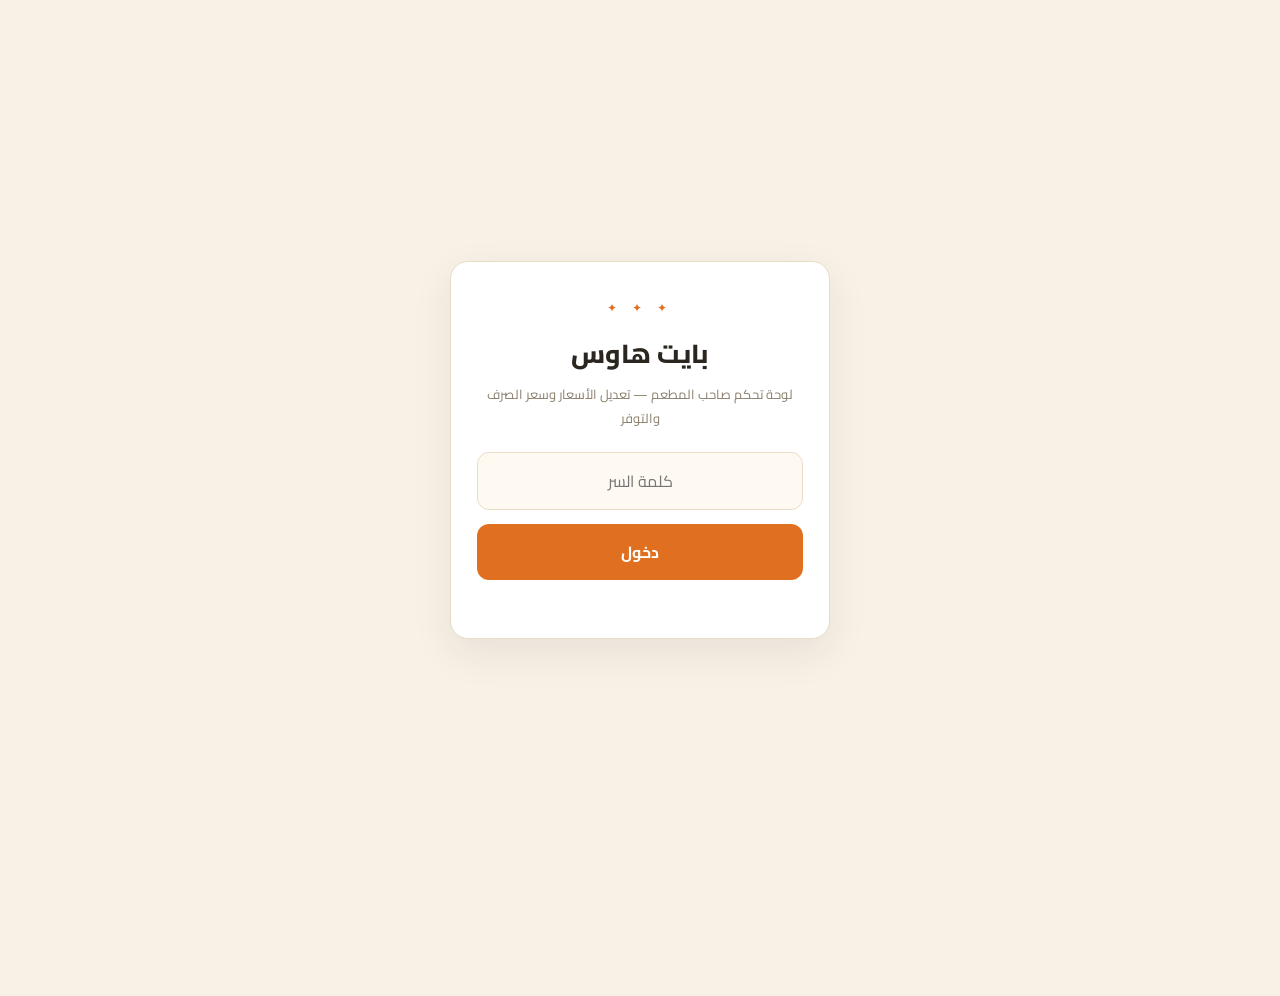
<file: bite-house-menu/admin.html>
<!DOCTYPE html>
<html lang="ar" dir="rtl">
<head>
<meta charset="UTF-8">
<meta name="viewport" content="width=device-width, initial-scale=1, viewport-fit=cover">
<meta name="robots" content="noindex">
<title>لوحة تحكم بايت هاوس</title>
<link rel="preconnect" href="https://fonts.googleapis.com">
<link rel="preconnect" href="https://fonts.gstatic.com" crossorigin>
<link href="https://fonts.googleapis.com/css2?family=Cairo:wght@400;600;700;800&display=swap" rel="stylesheet">
<style>
  :root{
    --bg:#f7f1e6; --paper:#ffffff; --paper-2:#fffaf1;
    --ink:#2b2620; --ink-soft:#8a7d6a;
    --accent:#e0701f; --accent-deep:#b4520e; --accent-soft:#f9e3cf;
    --line:#e9dcc7; --danger:#c0392b; --ok:#1e8e4e;
  }
  *{ box-sizing:border-box; -webkit-tap-highlight-color:transparent; }
  html,body{ margin:0; padding:0; }
  body{
    font-family:'Cairo',system-ui,sans-serif; background:var(--bg); color:var(--ink);
    min-height:100vh; padding-bottom:96px;
  }
  input,button,textarea{ font-family:inherit; }

  /* ---------- login ---------- */
  #loginView{ min-height:100vh; display:flex; align-items:center; justify-content:center; padding:20px; }
  .login-card{
    background:var(--paper); border:1px solid var(--line); border-radius:18px;
    padding:34px 26px 30px; width:100%; max-width:380px; text-align:center;
    box-shadow:0 14px 40px rgba(43,38,32,.08);
  }
  .login-mark{ color:var(--accent); letter-spacing:6px; font-size:12px; margin-bottom:10px; }
  .login-card h1{ margin:0 0 4px; font-size:26px; font-weight:800; }
  .login-card p{ margin:0 0 22px; color:var(--ink-soft); font-size:13px; }
  .login-card input{
    width:100%; padding:13px 16px; border:1.5px solid var(--line); border-radius:12px;
    font-size:16px; background:var(--paper-2); outline:none; text-align:center;
  }
  .login-card input:focus{ border-color:var(--accent); }
  .login-card button{
    width:100%; margin-top:14px; padding:13px; border:none; border-radius:12px;
    background:var(--accent); color:#fff; font-size:16px; font-weight:700; cursor:pointer;
  }
  .login-card button:active{ background:var(--accent-deep); }
  .login-err{ color:var(--danger); font-size:13px; min-height:18px; margin:10px 0 0; }

  /* ---------- panel ---------- */
  header.top{
    position:sticky; top:0; z-index:20; background:rgba(247,241,230,.94); backdrop-filter:blur(8px);
    border-bottom:1px solid var(--line); padding:12px 16px;
    display:flex; align-items:center; justify-content:space-between; gap:10px;
  }
  header.top h1{ margin:0; font-size:17px; font-weight:800; }
  header.top .brand-mark{ color:var(--accent); font-size:10px; letter-spacing:4px; display:block; }
  .chip{
    font-size:11px; font-weight:700; padding:5px 12px; border-radius:999px;
    background:var(--paper); border:1px solid var(--line); color:var(--ink-soft); white-space:nowrap;
  }
  .chip.dirty{ background:#fff3e6; border-color:var(--accent); color:var(--accent-deep); }
  .chip.saving{ background:var(--accent-soft); border-color:var(--accent); color:var(--accent-deep); }
  .chip.ok{ background:#e5f5ec; border-color:var(--ok); color:var(--ok); }

  main{ padding:16px; max-width:720px; margin:0 auto; }

  .card{
    background:var(--paper); border:1px solid var(--line); border-radius:16px;
    padding:16px; margin-bottom:14px;
  }
  .rate-card{ display:flex; flex-wrap:wrap; align-items:center; gap:12px; border-width:2px; border-color:var(--accent); }
  .rate-card .lbl{ font-weight:800; font-size:15px; }
  .rate-card .lbl small{ display:block; color:var(--ink-soft); font-weight:600; font-size:11.5px; margin-top:2px; }
  #rateInput{
    width:130px; padding:11px 14px; font-size:20px; font-weight:800; text-align:center;
    border:2px solid var(--accent); border-radius:12px; background:var(--paper-2); outline:none;
  }
  .rate-unit{ font-weight:700; color:var(--ink-soft); font-size:13px; }

  #search{
    width:100%; padding:12px 16px; border:1.5px solid var(--line); border-radius:12px;
    font-size:15px; background:var(--paper); outline:none; margin-bottom:14px;
  }
  #search:focus{ border-color:var(--accent); }

  details.cat{ background:var(--paper); border:1px solid var(--line); border-radius:16px; margin-bottom:10px; overflow:hidden; }
  details.cat summary{
    list-style:none; cursor:pointer; padding:14px 16px; display:flex; align-items:center; gap:10px;
    font-weight:800; font-size:15px; user-select:none;
  }
  details.cat summary::-webkit-details-marker{ display:none; }
  details.cat summary .ico{ font-size:18px; }
  details.cat summary .cnt{
    margin-inline-start:auto; background:var(--accent-soft); color:var(--accent-deep);
    font-size:11px; font-weight:800; padding:3px 10px; border-radius:999px;
  }
  details.cat summary .arr{ color:var(--ink-soft); transition:transform .15s; font-size:12px; }
  details.cat[open] summary .arr{ transform:rotate(90deg); }
  details.cat summary .hid{ color:var(--danger); font-size:11px; font-weight:700; }

  .item{ padding:12px 14px 14px; border-top:1px solid var(--line); }
  .item.off .item-main{ opacity:.45; }
  .item-main{ display:flex; flex-wrap:wrap; gap:8px; align-items:center; }
  .name-ar{ flex:1 1 150px; min-width:140px; }
  .name-en{ flex:1 1 150px; min-width:140px; }
  .item input.txt{
    width:100%; padding:9px 12px; border:1.5px solid var(--line); border-radius:10px;
    font-size:14px; background:var(--paper-2); outline:none;
  }
  .item input.txt:focus{ border-color:var(--accent); }
  .price-wrap{ display:flex; align-items:center; gap:6px; }
  .item input.price{
    width:110px; padding:9px 12px; font-size:15px; font-weight:800; text-align:center;
    border:1.5px solid var(--accent); border-radius:10px; background:var(--paper-2); outline:none;
  }
  .cur{ font-size:12px; font-weight:700; color:var(--ink-soft); }
  .lbl-mini{ font-size:10.5px; color:var(--ink-soft); display:block; margin-bottom:3px; font-weight:700; }

  /* availability switch */
  .avail{ display:flex; align-items:center; gap:8px; cursor:pointer; user-select:none; }
  .avail input{ display:none; }
  .avail .sw{
    width:46px; height:26px; border-radius:999px; background:#d8cdbb; position:relative; transition:background .15s; flex:none;
  }
  .avail .sw::after{
    content:''; position:absolute; top:3px; inset-inline-start:3px; width:20px; height:20px;
    background:#fff; border-radius:50%; transition:transform .15s; box-shadow:0 1px 3px rgba(0,0,0,.25);
  }
  .avail input:checked + .sw{ background:var(--ok); }
  .avail input:checked + .sw::after{ transform:translateX(-20px); }
  .avail .sw-txt{ font-size:12px; font-weight:800; }
  .avail.on .sw-txt{ color:var(--ok); }
  .avail.off .sw-txt{ color:var(--danger); }
  .off-badge{ font-size:10px; font-weight:800; color:var(--danger); background:#fdecea; padding:2px 8px; border-radius:999px; }

  /* sticky save bar */
  .save-bar{
    position:fixed; bottom:0; inset-inline:0; z-index:30;
    background:rgba(255,250,241,.97); border-top:1px solid var(--line);
    padding:12px 16px calc(12px + env(safe-area-inset-bottom));
    display:flex; align-items:center; gap:12px; justify-content:center; flex-wrap:wrap;
  }
  #saveBtn{
    padding:14px 34px; border:none; border-radius:14px; background:var(--accent); color:#fff;
    font-size:17px; font-weight:800; cursor:pointer; box-shadow:0 6px 18px rgba(224,112,31,.35);
  }
  #saveBtn:disabled{ opacity:.6; cursor:default; }
  .save-note{ font-size:12px; color:var(--ink-soft); font-weight:600; width:100%; text-align:center; min-height:16px; margin:0; }
  .save-note.ok{ color:var(--ok); }
  .save-note.err{ color:var(--danger); }

  .top-actions{ display:flex; gap:8px; }
  .mini-btn{
    border:1.5px solid var(--line); background:var(--paper); color:var(--ink-soft);
    border-radius:10px; padding:7px 12px; font-size:12px; font-weight:700; cursor:pointer;
  }
  .toast{
    position:fixed; top:14px; inset-inline:0; margin:auto; width:max-content; max-width:90vw; z-index:50;
    background:var(--ink); color:#fff; padding:11px 20px; border-radius:12px; font-size:13px; font-weight:700;
    opacity:0; pointer-events:none; transition:opacity .2s;
  }
  .toast.show{ opacity:1; }
  .del-btn{
    margin-inline-start:8px; border:1px solid rgba(198,60,40,0.35); background:#fdf1ee;
    color:#b3362a; font-weight:700; font-size:11.5px; padding:6px 12px; border-radius:999px; cursor:pointer;
  }
  .del-btn:active{ transform:scale(0.96); }
  .add-btn{
    display:block; width:calc(100% - 28px); margin:6px 14px 14px; padding:10px;
    border:1.5px dashed rgba(180,82,14,0.45); border-radius:12px; background:rgba(249,227,207,0.35);
    color:#b4520e; font-weight:700; font-size:13px; cursor:pointer;
  }
  .add-btn:active{ transform:scale(0.99); }
</style>
</head>
<body>

<!-- ======================= LOGIN ======================= -->
<div id="loginView">
  <form class="login-card" id="loginForm">
    <div class="login-mark">✦ ✦ ✦</div>
    <h1>بايت هاوس</h1>
    <p>لوحة تحكم صاحب المطعم — تعديل الأسعار وسعر الصرف والتوفر</p>
    <input type="password" id="pwInput" placeholder="كلمة السر" autocomplete="current-password">
    <button type="submit" id="loginBtn">دخول</button>
    <div class="login-err" id="loginErr"></div>
  </form>
</div>

<!-- ======================= PANEL ======================= -->
<div id="panelView" hidden>
  <header class="top">
    <h1><span class="brand-mark">BITE HOUSE</span>لوحة التحكم</h1>
    <div style="display:flex; align-items:center; gap:8px;">
      <span class="chip" id="stateChip">جارٍ التحميل…</span>
      <div class="top-actions">
        <button class="mini-btn" id="reloadBtn" title="جلب آخر نسخة محفوظة">↺ آخر نسخة</button>
        <button class="mini-btn" id="logoutBtn">خروج</button>
      </div>
    </div>
  </header>

  <main>
    <!-- سعر الصرف -->
    <div class="card rate-card">
      <div class="lbl">سعر صرف الدولار
        <small>كم ليرة سورية تساوي 1 دولار؟ الزبون يشوف النتيجة فوراً عند تبديل العملة ↺</small>
      </div>
      <input type="number" id="rateInput" min="1" step="1" inputmode="numeric">
      <span class="rate-unit">ل.س / 1 $</span>
    </div>

    <input type="search" id="search" placeholder="🔍 ابحث عن طبق… (اسم عربي أو إنجليزي)">

    <div id="cats"></div>
  </main>

  <div class="save-bar">
    <button id="saveBtn">💾 حفظ ونشر</button>
    <p class="save-note" id="saveNote"></p>
  </div>
</div>

<div class="toast" id="toast"></div>

<script>
'use strict';
const BACKEND = 'https://0eannhpvg2-8791.hosted.obvious.ai';   // filled at deploy time
const MENU_URL = 'index.html';

let TOKEN = sessionStorage.getItem('bh_token') || '';
let SHA = null, DATA = null, DIRTY = false, SAVING = false;

const $ = id => document.getElementById(id);
const chip = $('stateChip'), note = $('saveNote');

function setChip(txt, cls){ chip.textContent = txt; chip.className = 'chip' + (cls ? ' ' + cls : ''); }
function toast(msg){ const t = $('toast'); t.textContent = msg; t.classList.add('show'); setTimeout(() => t.classList.remove('show'), 2200); }

async function api(path, opts = {}){
  const r = await fetch(BACKEND + path, {
    ...opts,
    headers: { 'Content-Type': 'application/json', ...(TOKEN ? { 'Authorization': 'Bearer ' + TOKEN } : {}), ...(opts.headers || {}) },
  });
  const j = await r.json().catch(() => ({}));
  if (r.status === 401 && !opts.noKick) { logout(); throw new Error(j.error || 'انتهت الجلسة'); }
  if (!r.ok) throw new Error(j.error || ('خطأ ' + r.status));
  return j;
}

/* ---------------- auth ---------------- */
function logout(){ sessionStorage.removeItem('bh_token'); TOKEN = ''; $('panelView').hidden = true; $('loginView').style.display = 'flex'; }

$('loginForm').addEventListener('submit', async e => {
  e.preventDefault();
  $('loginBtn').disabled = true; $('loginErr').textContent = '';
  try {
    const j = await api('/api/login', { method: 'POST', body: JSON.stringify({ password: $('pwInput').value }), noKick: true });
    TOKEN = j.token; sessionStorage.setItem('bh_token', TOKEN);
    $('pwInput').value = '';
    $('loginView').style.display = 'none'; $('panelView').hidden = false;
    await loadMenu();
  } catch (err) { $('loginErr').textContent = err.message || 'تعذر الدخول'; }
  $('loginBtn').disabled = false;
});
$('logoutBtn').addEventListener('click', logout);

/* ---------------- load + render ---------------- */
async function loadMenu(){
  setChip('جارٍ التحميل…');
  try {
    const j = await api('/api/menu');
    SHA = j.sha; DATA = j.data; DIRTY = false;
    $('rateInput').value = DATA.settings.exchange_rate_syp_per_usd;
    renderCats();
    setChip('محفوظ ✓');
  } catch (e) { setChip('خطأ بالتحميل'); note.textContent = e.message; note.className = 'save-note err'; }
}

function renderCats(){
  const host = $('cats'); host.textContent = '';
  let first = true;
  for (const [ckey, cat] of Object.entries(DATA.menu)) {
    const d = document.createElement('details'); d.className = 'cat'; d.dataset.cat = ckey;
    if (first) { d.open = true; first = false; }
    const s = document.createElement('summary');
    const hidCount = cat.items.filter(i => i.hidden).length;
    s.innerHTML = `<span class="ico">${cat.icon || '🍽️'}</span><span>${cat.label}</span>` +
      (hidCount ? `<span class="hid">${hidCount} غير متوفر</span>` : '') +
      `<span class="cnt">${cat.items.length}</span><span class="arr">◀</span>`;
    d.appendChild(s);

    for (const it of cat.items) d.appendChild(itemRow(ckey, it));

    const add = document.createElement('button');
    add.type = 'button'; add.className = 'add-btn'; add.textContent = '＋ إضافة صنف جديد';
    add.addEventListener('click', () => {
      const nk = 'item-' + Date.now().toString(36);
      const nit = { key: nk, name: 'صنف جديد', name_en: 'New item', desc: '', desc_en: '', price: 0, hidden: false };
      cat.items.push(nit);
      d.appendChild(itemRow(ckey, nit));
      d.open = true;
      const cnt = d.querySelector('.cnt'); if (cnt) cnt.textContent = cat.items.length;
      markDirty();
    });
    d.appendChild(add);

    host.appendChild(d);
  }
}

function itemRow(ckey, it){
  const row = document.createElement('div');
  row.className = 'item' + (it.hidden ? ' off' : '');
  row.dataset.key = it.key;

  const main = document.createElement('div'); main.className = 'item-main';

  const cAr = document.createElement('div'); cAr.className = 'name-ar';
  cAr.innerHTML = '<span class="lbl-mini">الاسم (عربي)</span>';
  const inAr = document.createElement('input'); inAr.type = 'text'; inAr.className = 'txt'; inAr.value = it.name;
  inAr.addEventListener('input', () => { it.name = inAr.value; markDirty(); });
  cAr.appendChild(inAr);

  const cEn = document.createElement('div'); cEn.className = 'name-en';
  cEn.innerHTML = '<span class="lbl-mini">Name (English)</span>';
  const inEn = document.createElement('input'); inEn.type = 'text'; inEn.className = 'txt'; inEn.value = it.name_en || ''; inEn.dir = 'ltr';
  inEn.addEventListener('input', () => { it.name_en = inEn.value; markDirty(); });
  cEn.appendChild(inEn);

  const cPr = document.createElement('div'); cPr.className = 'price-wrap';
  cPr.innerHTML = '<div><span class="lbl-mini">السعر (ل.س)</span></div>';
  const inPr = document.createElement('input'); inPr.type = 'number'; inPr.className = 'price'; inPr.min = '0'; inPr.step = '1'; inPr.inputMode = 'numeric'; inPr.value = it.price;
  inPr.addEventListener('input', () => { it.price = inPr.value === '' ? 0 : Number(inPr.value); markDirty(); });
  cPr.appendChild(inPr);
  cPr.insertAdjacentHTML('beforeend', '<span class="cur">ل.س</span>');

  const cAv = document.createElement('div');
  cAv.innerHTML = `<label class="avail ${it.hidden ? 'off' : 'on'}">
      <input type="checkbox" ${it.hidden ? '' : 'checked'}>
      <span class="sw"></span><span class="sw-txt">${it.hidden ? 'غير متوفر' : 'متوفر'}</span>
    </label> ${it.hidden ? '<span class="off-badge">مخفي عن الزبائن</span>' : ''}`;
  const cb = cAv.querySelector('input');
  cb.addEventListener('change', () => {
    it.hidden = !cb.checked;
    row.classList.toggle('off', it.hidden);
    cAv.querySelector('.avail').className = 'avail ' + (it.hidden ? 'off' : 'on');
    cAv.querySelector('.sw-txt').textContent = it.hidden ? 'غير متوفر' : 'متوفر';
    const ob = cAv.querySelector('.off-badge');
    if (it.hidden && !ob) cAv.insertAdjacentHTML('beforeend', '<span class="off-badge">مخفي عن الزبائن</span>');
    if (!it.hidden && ob) ob.remove();
    markDirty();
  });

  const del = document.createElement('button');
  del.type = 'button'; del.className = 'del-btn'; del.textContent = '🗑 حذف';
  del.addEventListener('click', () => {
    if (!confirm('حذف الصنف «' + (it.name || it.key) + '» نهائيًا؟')) return;
    const arr = DATA.menu[ckey].items;
    const i = arr.indexOf(it);
    if (i > -1) arr.splice(i, 1);
    row.remove();
    const cnt = document.querySelector('details.cat[data-cat="' + CSS.escape(ckey) + '"] .cnt');
    if (cnt) cnt.textContent = arr.length;
    markDirty();
  });
  cAv.appendChild(del);

  main.append(cAr, cEn, cPr, cAv);
  row.appendChild(main);
  return row;
}

/* ---------------- edits ---------------- */
function markDirty(){ DIRTY = true; setChip('● تعديلات غير محفوظة', 'dirty'); }

$('rateInput').addEventListener('input', () => {
  if (!DATA) return;
  DATA.settings.exchange_rate_syp_per_usd = Number($('rateInput').value) || DATA.settings.exchange_rate_syp_per_usd;
  markDirty();
});

/* search */
$('search').addEventListener('input', () => {
  const q = $('search').value.trim().toLowerCase();
  document.querySelectorAll('details.cat').forEach(cat => {
    let any = false;
    cat.querySelectorAll('.item').forEach(row => {
      const key = row.dataset.key.toLowerCase();
      const ar = row.querySelector('.name-ar input').value.toLowerCase();
      const en = row.querySelector('.name-en input').value.toLowerCase();
      const hit = !q || ar.includes(q) || en.includes(q) || key.includes(q);
      row.style.display = hit ? '' : 'none';
      if (hit) any = true;
    });
    cat.style.display = any ? '' : 'none';
  });
});

/* reload */
$('reloadBtn').addEventListener('click', () => {
  if (DIRTY && !confirm('عندك تعديلات غير محفوظة — تحميل آخر نسخة رح يمسحها. نكمل؟')) return;
  loadMenu();
});

/* ---------------- save + deploy poll ---------------- */
$('saveBtn').addEventListener('click', async () => {
  if (SAVING || !DATA) return;
  SAVING = true; $('saveBtn').disabled = true;
  note.className = 'save-note'; 
  try {
    setChip('جارٍ الحفظ…', 'saving'); note.textContent = 'جارٍ الحفظ…';
    const j = await api('/api/save', { method: 'POST', body: JSON.stringify({ sha: SHA, data: DATA }) });
    SHA = j.sha; DIRTY = false;
    setChip('جارٍ النشر…', 'saving');
    note.textContent = 'انحفظ ✓ — جارٍ نشر القائمة الحية… (عادة دقيقة)';
    const t0 = Date.now();
    while (Date.now() - t0 < 180000) {
      await new Promise(r => setTimeout(r, 5000));
      try {
        const dep = await api('/api/deploy');
        if (dep.status === 'built' && new Date(dep.updated).getTime() > t0 - 30000) break;
        if (dep.status === 'errored') throw new Error('فشل النشر عند GitHub — جرب حفظ من جديد');
      } catch (e) { if (String(e.message).includes('فشل النشر')) throw e; }
    }
    setChip('محفوظ ✓', 'ok');
    note.className = 'save-note ok';
    note.textContent = '✅ تم النشر — الزبائن بيشوفوا التحديث هلق';
    toast('تم الحفظ والنشر ✓');
  } catch (e) {
    note.className = 'save-note err'; note.textContent = e.message;
    setChip(DIRTY ? '● تعديلات غير محفوظة' : 'محفوظ ✓', DIRTY ? 'dirty' : '');
  }
  SAVING = false; $('saveBtn').disabled = false;
});

/* auto-resume session */
(async function boot(){
  if (!TOKEN) return;
  try { await api('/api/menu', { noKick: true }); $('loginView').style.display = 'none'; $('panelView').hidden = false; await loadMenu(); }
  catch (_) { logout(); }
})();
</script>
</body>
</html>
</file>
<file: assets/store.css>
/* Brew & Bite — مينيو إلكتروني. تنسيق دافئ كريمي/برتقالي مطابق للموقع القديم
   (Cairo للنصوص، Playfair Display للشعار، Aref Ruqaa للعناوين الكبيرة). */

:root {
  --bg: #f7f1e6;
  --paper: #ffffff;
  --paper-2: #fffaf1;
  --ink: #2b2620;
  --ink-soft: #8a7d6a;
  --accent: #e0701f;
  --accent-deep: #b4520e;
  --accent-soft: #f9e3cf;
  --line: #e9dcc7;
  --danger: #b3261e;
  --radius: 18px;
  --shadow: 0 10px 26px rgba(90, 60, 20, 0.10);
  --font-body: 'Cairo', 'Segoe UI', Tahoma, sans-serif;
  --font-brand: 'Playfair Display', 'Cairo', Georgia, serif;
  --font-hero: 'Aref Ruqaa', 'Playfair Display', 'Cairo', Georgia, serif;
  --pattern: url("data:image/svg+xml,%3Csvg xmlns='http://www.w3.org/2000/svg' width='120' height='120'%3E%3Cg fill='none' stroke='%23e0701f' stroke-opacity='0.045'%3E%3Crect x='30' y='30' width='60' height='60'/%3E%3Crect x='30' y='30' width='60' height='60' transform='rotate(45 60 60)'/%3E%3Ccircle cx='60' cy='60' r='4'/%3E%3C/g%3E%3C/svg%3E");
}

* { box-sizing: border-box; -webkit-tap-highlight-color: transparent; }

[hidden] { display: none !important; }

html { scroll-behavior: smooth; }

html, body {
  margin: 0;
  padding: 0;
  background: var(--bg);
  color: var(--ink);
  font-family: var(--font-body);
  -webkit-font-smoothing: antialiased;
}

body { background-image: var(--pattern); min-height: 100vh; }

::selection { background: rgba(224, 112, 31, 0.25); }

img { display: block; max-width: 100%; }

button { font-family: inherit; cursor: pointer; border: none; background: none; color: inherit; }
a { color: inherit; text-decoration: none; }

/* ---------------------------------------------------------------- تحميل */

.loading-overlay {
  position: fixed; inset: 0; z-index: 100;
  display: grid; place-items: center;
  background: var(--bg);
}
.loading-overlay.is-open { display: grid; }
.loading-card { text-align: center; color: var(--ink-soft); font-weight: 700; }
.loading-card p { margin: 12px 0 0; }
.loading-spinner {
  display: inline-block; width: 42px; height: 42px;
  border: 4px solid var(--accent-soft);
  border-top-color: var(--accent);
  border-radius: 50%;
  animation: spin 0.9s linear infinite;
}
@keyframes spin { to { transform: rotate(360deg); } }

/* ---------------------------------------------------------------- هيدر */

.store-header {
  position: sticky; top: 0; z-index: 50;
  background: rgba(255, 250, 241, 0.92);
  backdrop-filter: blur(8px);
  -webkit-backdrop-filter: blur(8px);
  border-bottom: 1px solid var(--line);
  margin-top: 0;
}

.store-header-bar {
  max-width: 680px; margin: 0 auto;
  height: 58px;
  display: flex; align-items: center; gap: 10px;
  padding-inline: 14px;
}

.header-icon-btn {
  display: inline-grid; place-items: center;
  width: 38px; height: 38px;
  border-radius: 12px;
  color: var(--accent-deep);
  background: rgba(255, 255, 255, 0.85);
  border: 1px solid var(--line);
  flex: none;
  font-size: 22px;
  transition: background 0.2s;
}
.header-icon-btn:hover { background: var(--accent-soft); }

.store-logo-wrap {
  display: flex; align-items: center; gap: 9px;
  flex: 1; min-width: 0;
}

.bb-logo-mark {
  display: inline-grid; place-items: center;
  width: 34px; height: 34px; border-radius: 50%;
  border: 2px solid var(--accent);
  background: rgba(255, 255, 255, 0.9);
  color: var(--accent-deep);
  font-family: var(--font-brand);
  font-weight: 700; font-size: 17px;
  flex: none;
}

.brand-text {
  font-family: var(--font-brand);
  font-weight: 700;
  font-size: clamp(1.15rem, 3.4vw, 1.45rem);
  color: var(--accent-deep);
  letter-spacing: .2px;
  white-space: nowrap;
  overflow: hidden; text-overflow: ellipsis;
}

.bb-pill-group { display: flex; gap: 7px; margin-inline-start: auto; }
.bb-mini-pill {
  width: auto; min-width: 46px; padding: 0 13px;
  height: 38px;
  font-size: 13.5px; font-weight: 800;
  direction: ltr;
  border: 1.5px solid var(--accent);
  color: var(--accent-deep);
  background: rgba(255, 255, 255, 0.85);
  border-radius: 999px;
}

/* شريط البحث */
.store-search-bar {
  max-width: 680px; margin: 0 auto;
  display: flex; align-items: center; gap: 8px;
  background: var(--paper);
  border: 1.5px solid var(--line);
  border-radius: 14px;
  padding: 4px 13px;
  margin-bottom: 12px;
  transition: border-color 0.2s;
}
.store-search-bar:focus-within { border-color: var(--accent); }
.store-search-bar i { color: var(--ink-soft); font-size: 19px; }
.store-search-bar input {
  border: none; outline: none; background: transparent;
  font-family: inherit; font-size: 15px;
  width: 100%; padding: 8px 0; color: var(--ink);
}

/* ---------------------------------------------------------------- هيرو */

.bb-hero {
  text-align: center;
  padding: 38px 16px 30px;
  border-bottom: 1px solid rgba(180, 82, 14, 0.18);
  animation: fadeUp 0.6s 0.02s cubic-bezier(0.2, 0.7, 0.3, 1) both;
}

.bb-hero-mark {
  display: inline-grid; place-items: center;
  width: 64px; height: 64px; border-radius: 50%;
  border: 2px solid var(--accent);
  background: rgba(255, 255, 255, 0.88);
  box-shadow: 0 8px 22px rgba(90, 60, 20, 0.18);
  font-family: var(--font-brand);
  font-size: 30px; font-weight: 700;
  color: var(--accent-deep);
  margin-bottom: 12px;
  position: relative;
}
.bb-hero-mark::before {
  content: '';
  position: absolute; inset: 4px;
  border: 1px solid rgba(224, 112, 31, 0.35);
  border-radius: 50%;
}

.bb-hero-title {
  margin: 0;
  font-family: var(--font-hero);
  font-size: clamp(30px, 8vw, 44px);
  line-height: 1.3;
  color: var(--accent-deep);
}

.bb-hero-sub {
  margin: 6px auto 14px;
  color: var(--ink-soft);
  font-size: 14.5px; font-weight: 600;
  max-width: 560px;
  line-height: 1.7;
}

.bb-hero-chips { display: flex; flex-wrap: wrap; justify-content: center; gap: 8px; margin-bottom: 18px; }
.bb-hero-chip {
  background: rgba(255, 255, 255, 0.85);
  border: 1px solid rgba(224, 112, 31, 0.35);
  color: var(--accent-deep);
  border-radius: 999px;
  padding: 4px 12px;
  font-size: 12.5px; font-weight: 700;
}

.bb-hero-cta {
  display: inline-block;
  background: linear-gradient(160deg, var(--accent) 0%, var(--accent-deep) 100%);
  color: #fff;
  border-radius: 999px;
  padding: 11px 24px;
  font-size: 15px; font-weight: 800;
  box-shadow: 0 8px 20px rgba(224, 112, 31, 0.35);
  transition: transform 0.15s, box-shadow 0.2s, background 0.2s;
}
.bb-hero-cta:active { transform: scale(0.97); }
.bb-hero-cta:hover { background: var(--accent-deep); }

/* ------------------------------------------------------------ قسم شائع */

.bb-popular { max-width: 680px; margin: 0 auto; padding: 0 16px; }

.section-title {
  font-size: 19px;
  margin: 22px 0 12px;
  color: var(--ink);
  position: relative;
  padding-inline-start: 12px;
}
.section-title::before {
  content: '';
  position: absolute;
  inset-inline-start: 0;
  top: 50%; transform: translateY(-50%);
  width: 4px; height: 18px;
  border-radius: 4px;
  background: var(--accent);
}

.bb-popular-grid {
  display: grid;
  grid-template-columns: repeat(3, 1fr);
  gap: 12px;
}

.bb-cat-tile {
  position: relative;
  background: var(--paper);
  border-radius: var(--radius);
  overflow: hidden;
  box-shadow: var(--shadow);
  border: 1px solid var(--line);
  cursor: pointer;
  animation: fadeUp 0.5s 0.06s cubic-bezier(0.2, 0.7, 0.3, 1) both;
  transition: transform 0.15s;
}
.bb-cat-tile:active { transform: scale(0.97); }

.bb-cat-tile-media { display: block; aspect-ratio: 5 / 4; position: relative; overflow: hidden; }
.bb-cat-tile-media img { width: 100%; height: 100%; object-fit: cover; position: absolute; inset: 0; }

.bb-cat-tile-name {
  display: block;
  padding: 9px 12px 11px;
  font-weight: 700; font-size: 14px;
  white-space: nowrap; overflow: hidden; text-overflow: ellipsis;
}

.bb-cat-tile-count {
  position: absolute;
  top: 10px; inset-inline-end: 10px;
  background: rgba(43, 38, 32, 0.72);
  color: #fff;
  border-radius: 999px;
  font-size: 12px; font-weight: 700;
  padding: 2px 9px;
}

/* ---------------------------------------------------------------- عرض */

.shop-page { animation: fadeUp 0.4s 0.02s cubic-bezier(0.2, 0.7, 0.3, 1) both; }

.shop-shell { max-width: 680px; margin: 0 auto; padding: 0 16px 8px; }

.breadcrumb-nav {
  display: flex; align-items: center; gap: 7px;
  padding: 14px 2px 0;
  font-size: 13px; font-weight: 600;
  color: var(--ink-soft);
}
.breadcrumb-nav a { color: var(--ink-soft); }
.breadcrumb-nav a:hover { color: var(--accent-deep); }
.breadcrumb-sep { opacity: .6; }
.breadcrumb-current { color: var(--accent-deep); font-weight: 700; }

.shop-shell-head h1 {
  margin: 10px 0 4px;
  font-size: 21px;
  color: var(--ink);
  position: relative;
  padding-inline-start: 12px;
}
.shop-shell-head h1::before {
  content: '';
  position: absolute;
  inset-inline-start: 0; top: 50%;
  transform: translateY(-50%);
  width: 4px; height: 19px;
  border-radius: 4px;
  background: var(--accent);
}
.shop-shell-head p { margin: 0 0 14px; color: var(--ink-soft); font-size: 13.5px; font-weight: 600; }

/* شريحة أقسام */
.shop-toolbar {
  position: sticky;
  top: 58px;
  z-index: 40;
  background: rgba(247, 241, 230, 0.97);
  margin: 0 -16px 14px;
  padding: 10px 16px 6px;
  border-bottom: 1px solid var(--line);
  box-shadow: 0 8px 16px -14px rgba(90, 60, 20, 0.5);
}
.shop-toolbar .store-search-bar { margin: 0 0 8px; }

.shop-filter-bar { margin-bottom: 0; display: flex; align-items: center; gap: 6px; }
.shop-filter-bar .shop-filter-scroll { flex: 1; min-width: 0; }
.shop-chip-arrow {
  flex: none; width: 30px; height: 30px;
  display: inline-flex; align-items: center; justify-content: center;
  border: 1.5px solid var(--line); border-radius: 999px;
  background: var(--paper); color: var(--ink-soft);
  font-size: 19px; cursor: pointer; padding: 0;
  transition: all .2s;
}
.shop-chip-arrow:hover { border-color: var(--accent); color: var(--accent); background: var(--accent-soft); }
.shop-chip-arrow:active { transform: scale(.92); }
.shop-chip-arrow[hidden] { display: none; }
html[dir="ltr"] .shop-chip-arrow i { transform: rotate(180deg); }
.shop-filter-scroll {
  display: flex; gap: 8px;
  overflow-x: auto;
  padding: 4px 2px 8px;
  scrollbar-width: none;
  -ms-overflow-style: none;
}
.shop-filter-scroll::-webkit-scrollbar { display: none; }

.shop-filter-chip {
  flex: none;
  display: inline-flex; align-items: center; gap: 6px;
  border: 1.5px solid var(--line);
  background: var(--paper);
  color: var(--ink-soft);
  border-radius: 999px;
  padding: 6px 15px;
  font-size: 13.5px; font-weight: 700;
  white-space: nowrap;
  transition: all 0.2s;
}
.shop-filter-chip.is-active {
  background: var(--accent);
  border-color: var(--accent);
  color: #fff;
  box-shadow: 0 4px 12px rgba(224, 112, 31, 0.35);
}
.bb-chip-count {
  background: var(--accent-soft);
  color: var(--accent-deep);
  border-radius: 999px;
  font-size: 11px; font-weight: 800;
  padding: 1px 7px;
}
.shop-filter-chip.is-active .bb-chip-count { background: rgba(255,255,255,.25); color: #fff; }

/* شبكة البطاقات */
.shop-grid {
  display: grid;
  grid-template-columns: repeat(2, 1fr);
  gap: 12px;
}

.catalog-card {
  background: var(--paper);
  border-radius: var(--radius);
  overflow: hidden;
  border: 1px solid var(--line);
  box-shadow: var(--shadow);
  cursor: pointer;
  animation: fadeUp 0.45s 0.04s cubic-bezier(0.2, 0.7, 0.3, 1) both;
  transition: transform 0.15s;
}
.catalog-card:hover { transform: translateY(-3px); }
.catalog-card:active { transform: scale(0.97); }

.catalog-card-media {
  aspect-ratio: 1 / 1;
  position: relative;
  overflow: hidden;
  background: linear-gradient(150deg, var(--accent-soft) 0%, #fdf0e2 60%, #f3e2cb 100%);
}
.catalog-card-media img { width: 100%; height: 100%; object-fit: cover; position: absolute; inset: 0; }

.bb-noimg::after {
  content: 'B&B';
  position: absolute; inset: 0;
  display: grid; place-items: center;
  font-family: var(--font-brand);
  font-weight: 700; font-size: 22px;
  color: rgba(180, 82, 14, 0.45);
}

.catalog-card-body { padding: 9px 12px 12px; }
.catalog-card-body h3 {
  margin: 0 0 7px;
  font-size: 14.5px; font-weight: 700;
  line-height: 1.4;
  color: var(--ink);
  display: -webkit-box;
  -webkit-line-clamp: 2;
  -webkit-box-orient: vertical;
  overflow: hidden;
  min-height: 2.7em;
}

.popular-price { font-size: 15px; color: var(--accent-deep); font-weight: 800; }
.popular-price span { font-size: 12px; font-weight: 700; }

.shop-empty {
  text-align: center;
  padding: 46px 18px 42px;
  color: var(--ink-soft);
  font-weight: 700;
}

/* ---------------------------------------------------------------- درج */

.store-sidebar-backdrop {
  position: fixed; inset: 0; z-index: 80;
  background: rgba(43, 38, 32, 0.45);
  opacity: 0; pointer-events: none;
  transition: opacity 0.25s;
}
.store-sidebar-backdrop.is-open { opacity: 1; pointer-events: auto; }

.store-sidebar {
  position: fixed;
  top: 0; right: 0; bottom: 0;
  z-index: 90;
  width: min(320px, 86vw);
  background: var(--paper);
  border-left: 1px solid var(--line);
  box-shadow: -12px 0 34px rgba(90, 60, 20, 0.18);
  transform: translateX(100%);
  transition: transform 0.28s cubic-bezier(0.2, 0.7, 0.3, 1);
}
.store-sidebar.is-open { transform: translateX(0); }
html[dir='ltr'] .store-sidebar {
  right: auto; left: 0;
  border-left: none;
  border-right: 1px solid var(--line);
  box-shadow: 12px 0 34px rgba(90, 60, 20, 0.18);
  transform: translateX(-100%);
}
html[dir='ltr'] .store-sidebar.is-open { transform: translateX(0); }

.store-sidebar-header {
  display: flex; align-items: center; justify-content: space-between;
  padding: 16px 18px 12px;
  border-bottom: 1px solid var(--line);
}
.store-sidebar-header h3 {
  margin: 0;
  font-size: 17px;
  color: var(--accent-deep);
}
.sidebar-close {
  display: inline-grid; place-items: center;
  width: 34px; height: 34px;
  border-radius: 10px;
  color: var(--accent-deep);
  background: var(--accent-soft);
  font-size: 20px;
}

.store-sidebar-body { padding: 10px 14px 20px; overflow-y: auto; }

.sidebar-group { margin-bottom: 6px; }
.sidebar-group-toggle {
  display: flex; align-items: center; justify-content: space-between;
  width: 100%;
  padding: 10px 6px;
  font-size: 14.5px; font-weight: 800;
  color: var(--ink);
}
.sidebar-group-toggle i { color: var(--accent-deep); transition: transform 0.2s; }
.sidebar-group-toggle:hover i { transform: translateY(2px); }

.sidebar-group-panel { display: none; padding-bottom: 8px; }
.sidebar-group-panel.is-open { display: block; }

.sidebar-link {
  display: flex; align-items: center; gap: 9px;
  padding: 9px 10px;
  border-radius: 12px;
  font-size: 14px; font-weight: 700;
  color: var(--ink-soft);
  transition: background 0.15s, color 0.15s;
}
.sidebar-link:hover { background: var(--bg); color: var(--accent-deep); }
.sidebar-link.is-current { background: var(--accent-soft); color: var(--accent-deep); }
.bb-ic { font-style: normal; }

body.sidebar-visible { overflow: hidden; }

/* ---------------------------------------------------------------- فوتر */

.store-footer {
  border-top: 1px solid var(--line);
  margin-top: 26px;
  background: rgba(255, 250, 241, 0.7);
}

.store-footer-inner {
  max-width: 680px; margin: 0 auto;
  padding: 26px 16px 8px;
}

.store-footer-brand { text-align: center; }

.store-footer-social {
  display: flex; justify-content: center; flex-wrap: wrap;
  gap: 10px; margin-top: 0;
}

.bb-foot-btn {
  display: inline-flex; align-items: center; gap: 8px;
  padding: 10px 19px;
  border-radius: 999px;
  font-weight: 800; font-size: 13.5px;
  transition: transform 0.15s ease, background 0.15s ease;
}
.bb-foot-btn i { font-size: 17px; }
.bb-foot-btn:hover { transform: translateY(-2px); }
.bb-foot-btn.primary {
  background: var(--accent);
  color: #fff;
  box-shadow: 0 8px 18px rgba(224, 112, 31, 0.28);
}
.bb-foot-btn.primary:hover { background: var(--accent-deep); }
.bb-foot-btn.outline {
  background: var(--paper);
  color: var(--accent-deep);
  border: 1.5px solid var(--accent);
}
.bb-foot-btn.outline:hover { background: var(--accent-soft); }

.store-footer-links {
  display: grid;
  grid-template-columns: repeat(3, 1fr);
  gap: 14px;
  padding: 16px 0 8px;
  border-top: 1px dashed var(--line);
}
.store-footer-links h4 {
  margin: 0 0 8px;
  font-size: 14px;
  color: var(--accent-deep);
}
.store-footer-links a {
  display: block;
  padding: 3px 0;
  color: var(--ink-soft);
  font-size: 13.5px; font-weight: 600;
}
.store-footer-links a:hover { color: var(--accent-deep); }
.store-footer-contact p {
  display: flex; align-items: center; gap: 7px;
  margin: 0; padding: 3px 0;
  color: var(--ink-soft);
  font-size: 13.5px; font-weight: 600;
}
.store-footer-contact i { color: var(--accent-deep); font-size: 16px; }

.store-footer-bottom {
  max-width: 680px; margin: 0 auto;
  display: flex; align-items: center; justify-content: space-between; flex-wrap: wrap; gap: 6px;
  padding: 12px 16px 20px;
  border-top: 1px solid var(--line);
  color: var(--ink-soft);
  font-size: 12px; font-weight: 600;
}

/* ---------------------------------------------------------------- مودال */

.modal-backdrop {
  position: fixed; inset: 0; z-index: 95;
  background: rgba(43, 38, 32, 0.55);
  display: grid; place-items: center;
  padding: 18px;
  opacity: 0; pointer-events: none;
  transition: opacity 0.22s;
}
.modal-backdrop.is-open { opacity: 1; pointer-events: auto; }

.modal-box {
  width: min(430px, 100%);
  max-height: 92vh;
  overflow-y: auto;
  background: var(--paper);
  border-radius: var(--radius);
  border: 1px solid var(--line);
  box-shadow: 0 22px 60px rgba(90, 60, 20, 0.30);
  padding-bottom: 18px;
  transform: translateY(14px) scale(0.98);
  transition: transform 0.22s;
}
.modal-backdrop.is-open .modal-box { transform: translateY(0) scale(1); }

.bb-detail-media-wrap {
  aspect-ratio: 1 / 1;
  overflow: hidden;
  background: linear-gradient(150deg, var(--accent-soft) 0%, #fdf0e2 60%, #f3e2cb 100%);
}
.bb-detail-media { width: 100%; height: 100%; object-fit: cover; }

.bb-detail-cat {
  display: inline-block;
  color: var(--accent-deep);
  background: var(--accent-soft);
  border-radius: 999px;
  padding: 3px 12px;
  font-size: 12.5px; font-weight: 700;
  margin: 14px 18px 4px;
}

.modal-title { margin: 6px 18px 2px; font-size: 21px; color: var(--ink); }

.bb-detail-desc {
  margin: 8px 18px 4px;
  color: var(--ink-soft);
  font-size: 14.5px;
  line-height: 1.8;
}

.bb-detail-price {
  margin: 10px 18px 4px;
  font-size: 24px;
  color: var(--accent-deep);
  font-weight: 800;
}
.bb-detail-price span { font-size: 15px; }

.attr-chip {
  display: inline-flex;
  background: var(--accent-soft);
  color: var(--accent-deep);
  border-radius: 999px;
  padding: 2.5px 10px;
  font-size: 11.5px; font-weight: 700;
  margin: 4px 4px 0 0;
}

.modal-actions { display: flex; justify-content: center; margin-top: 14px; }

.btn-soft {
  background: var(--paper);
  color: var(--accent-deep);
  border: 1.5px solid var(--accent);
  border-radius: 999px;
  padding: 10px 26px;
  font-size: 14.5px; font-weight: 800;
  transition: background 0.15s;
}
.btn-soft:hover { background: var(--accent-soft); }

/* -------------------------------------------------------------- شاشات كبيرة */

@media (min-width: 680px) {
  .shop-grid { grid-template-columns: repeat(3, 1fr); }
  .bb-popular-grid { grid-template-columns: repeat(3, 1fr); }
  .shop-shell, .store-header-bar, .store-search-bar, .store-footer-inner, .store-footer-bottom, .bb-popular { padding-inline: 20px; }
  .shop-shell { padding-inline: 20px; }
  .shop-toolbar { margin-inline: -20px; padding-inline: 20px; }
}
@media (min-width: 980px) {
  .shop-grid { grid-template-columns: repeat(4, 1fr); }
}

@media (max-width: 480px) {
  .store-footer-links { grid-template-columns: 1fr; text-align: center; }
  .store-footer-contact p { justify-content: center; }
}

/* -------------------------------------------------------------- حركة مخفّضة */

@media (prefers-reduced-motion: reduce) {
  html { scroll-behavior: auto; }
  *, *::before, *::after {
    animation-duration: 0.01ms !important;
    animation-iteration-count: 1 !important;
    transition-duration: 0.01ms !important;
  }
}
</file>
<file: assets/bb.css>
/* Brew & Bite — طبقة إضافات صغيرة فوق store.css (التنسيق الأساسي مطابق للموقع القديم). */

.store-header { margin-top: 0 !important; }

/* شارات العروض (مودال التفاصيل) بألوان دافئة مطابقة للهوية */
.bb-offer-badge {
  display: inline-flex; align-items: center; gap: 4px;
  background: #fde8e0; color: #b3261e;
  border: 1px solid rgba(179, 38, 30, 0.2);
  font-size: 11px; font-weight: 700;
  padding: 2.5px 9px; border-radius: 999px;
}
.bb-popular-badge {
  display: inline-flex; align-items: center; gap: 4px;
  background: #fdf3d7; color: #9a6b00;
  border: 1px solid rgba(154, 107, 0, 0.2);
  font-size: 11px; font-weight: 700;
  padding: 2.5px 9px; border-radius: 999px;
}

.bb-detail-badges {
  display: flex; flex-wrap: wrap; gap: 6px;
  margin: 2px 18px 0;
}

/* زر الرجوع للرئيسية داخل شريط البحث الثابت (عرض المنيو) */
.shop-search-row { display: flex; align-items: center; gap: 8px; }
.shop-search-row .store-search-bar { flex: 1; min-width: 0; margin: 0 0 8px; }
.bb-back-btn {
  flex: none; height: 38px; margin-bottom: 8px;
  display: inline-flex; align-items: center; gap: 5px;
  padding: 0 12px; border-radius: 999px;
  color: var(--accent-deep); background: rgba(255, 255, 255, 0.9);
  border: 1.5px solid var(--line);
  font-family: inherit; font-size: 13px; font-weight: 700;
  cursor: pointer; transition: all .2s;
}
.bb-back-btn i { font-size: 19px; }
.bb-back-btn:hover { border-color: var(--accent); color: var(--accent); background: var(--accent-soft); }
.bb-back-btn:active { transform: scale(.94); }
[dir="rtl"] .bb-back-btn i { transform: scaleX(-1); }
</file>
<file: admin/styles.css>
/* Brew & Bite — لوحة الفريق · RTL, mobile-first, large touch targets */

:root {
  --bg: #faf3e7;
  --surface: #ffffff;
  --ink: #3a2417;
  --muted: #8a6f5c;
  --brand: #e07a3f;
  --brand-dark: #c25f28;
  --brand-soft: #fdeede;
  --green: #2e9e5b;
  --green-soft: #e4f5ea;
  --red: #d64545;
  --red-soft: #fdeaea;
  --blue: #3b7fc4;
  --blue-soft: #e8f1fa;
  --border: #ead9c3;
  --radius: 16px;
  --shadow: 0 2px 10px rgba(74, 47, 29, .08);
  --shadow-lg: 0 12px 40px rgba(58, 36, 23, .25);
  --tap: 52px;
}

* { box-sizing: border-box; }
html { -webkit-text-size-adjust: 100%; }
body {
  margin: 0;
  min-height: 100vh;
  background: var(--bg);
  color: var(--ink);
  font-family: "Segoe UI", Tahoma, "Noto Naskh Arabic", system-ui, sans-serif;
  font-size: 17px;
  line-height: 1.6;
}
.hidden { display: none !important; }
button { font: inherit; cursor: pointer; }
input, select, textarea { font: inherit; color: inherit; }
a { color: var(--brand-dark); }

/* ---------- buttons ---------- */
.btn {
  display: inline-flex; align-items: center; justify-content: center; gap: 8px;
  min-height: var(--tap); padding: 10px 22px;
  border: 2px solid transparent; border-radius: 14px;
  font-size: 17px; font-weight: 700;
  transition: transform .06s ease, background .15s ease, box-shadow .15s ease;
  -webkit-tap-highlight-color: transparent;
}
.btn:active { transform: scale(.97); }
.btn:disabled { opacity: .55; cursor: default; }
.btn-primary { background: var(--brand); color: #fff; box-shadow: 0 3px 0 var(--brand-dark); }
.btn-primary:active { box-shadow: 0 1px 0 var(--brand-dark); }
.btn-success { background: var(--green); color: #fff; box-shadow: 0 3px 0 #1f7a43; }
.btn-success:active { box-shadow: 0 1px 0 #1f7a43; }
.btn-danger { background: var(--red); color: #fff; box-shadow: 0 3px 0 #a83232; }
.btn-danger:active { box-shadow: 0 1px 0 #a83232; }
.btn-ghost { background: var(--surface); color: var(--brand-dark); border-color: var(--border); }
.btn-block { width: 100%; }
.btn-sm { min-height: 44px; padding: 6px 14px; font-size: 15px; border-radius: 12px; }
.btn-icon {
  width: 48px; min-height: 48px; padding: 0;
  background: var(--surface); border: 2px solid var(--border); border-radius: 12px;
  color: var(--muted); display: inline-flex; align-items: center; justify-content: center;
}
.btn-icon:disabled { opacity: .35; }
.btn-icon svg { width: 20px; height: 20px; }
.btn-icon.danger { color: var(--red); border-color: #f0c4c4; }

/* ---------- logged-out entry: login card + dark brand panel ---------- */
.entry {
  min-height: 100vh; display: flex; flex-direction: column; gap: 14px;
  padding: 14px 14px 24px;
  background: radial-gradient(900px 380px at 50% -6%, #f7e3cd 0%, var(--bg) 60%);
}
.entry-card {
  background: var(--surface); border: 1px solid var(--border); border-radius: 26px;
  box-shadow: var(--shadow-lg); padding: 28px 22px 26px;
}
.entry-overline {
  margin: 0 0 6px; color: var(--brand); font-size: 14px; font-weight: 800;
}
.entry-title { margin: 0 0 8px; font-size: 27px; line-height: 1.35; color: var(--ink); }
.entry-help { margin: 0 0 22px; color: var(--muted); font-size: 15px; line-height: 1.8; }

/* dark panel: charcoal-brown with warm orange glows, glass cards */
.entry-panel {
  position: relative; overflow: hidden;
  background: linear-gradient(160deg, #2b2019 0%, #1d140e 55%, #150e09 100%);
  border-radius: 26px; padding: 26px 22px 24px;
  color: #f7ede1; box-shadow: var(--shadow-lg);
}
.entry-panel-glow {
  position: absolute; inset: 0; pointer-events: none;
  background:
    radial-gradient(340px 260px at 85% 4%, rgba(224, 122, 63, .30), transparent 70%),
    radial-gradient(420px 320px at 8% 96%, rgba(224, 122, 63, .14), transparent 70%),
    radial-gradient(260px 220px at 20% 40%, rgba(255, 235, 210, .05), transparent 70%);
}
.entry-pill {
  position: relative; display: inline-block;
  background: rgba(255, 244, 230, .13); border: 1px solid rgba(255, 244, 230, .16);
  color: #fff3e4; border-radius: 999px; padding: 7px 18px;
  font-size: 14.5px; font-weight: 700;
  backdrop-filter: blur(6px); -webkit-backdrop-filter: blur(6px);
}
.entry-tile {
  position: relative; width: 88px; height: 88px; margin-top: 20px;
  display: grid; place-items: center;
  background: rgba(255, 244, 230, .10); border: 1px solid rgba(255, 244, 230, .16);
  border-radius: 24px; backdrop-filter: blur(6px); -webkit-backdrop-filter: blur(6px);
}
.entry-mark {
  width: 54px; height: 54px; border-radius: 50%;
  display: grid; place-items: center; font-size: 26px;
  background: linear-gradient(150deg, var(--brand) 0%, var(--brand-dark) 100%);
  box-shadow: 0 6px 16px rgba(0, 0, 0, .35), inset 0 1px 0 rgba(255, 255, 255, .25);
}
.entry-panel-title { position: relative; margin: 20px 0 6px; font-size: 26px; line-height: 1.4; color: #fff6ea; }
.entry-panel-sub { position: relative; margin: 0; color: rgba(247, 237, 225, .78); font-size: 15.5px; line-height: 1.8; }

.entry-features { position: relative; display: grid; gap: 13px; margin-top: 24px; }
.entry-feature {
  background: rgba(255, 244, 230, .08); border: 1px solid rgba(255, 244, 230, .13);
  border-radius: 20px; padding: 16px 18px;
  backdrop-filter: blur(6px); -webkit-backdrop-filter: blur(6px);
  box-shadow: 0 10px 24px rgba(0, 0, 0, .18);
}
.entry-feature h3 { margin: 0 0 4px; font-size: 17.5px; color: #fff6ea; }
.entry-feature p { margin: 0; color: rgba(247, 237, 225, .72); font-size: 14.5px; line-height: 1.75; }

.entry-note { position: relative; margin: 20px 0 0; text-align: center; color: rgba(247, 237, 225, .5); font-size: 13px; }

/* wide screens: login card on the right, brand panel on the left */
@media (min-width: 920px) {
  .entry {
    flex-direction: row; align-items: stretch; justify-content: center;
    gap: 18px; padding: 40px 28px; max-width: 1120px; margin: 0 auto;
  }
  .entry-card { max-width: 430px; align-self: center; padding: 34px 30px; }
  .entry-panel { max-width: 520px; padding: 36px 34px; display: flex; flex-direction: column; justify-content: center; }
  .entry-features { margin-top: 28px; }
}

.field { display: block; margin-bottom: 16px; }
.field-label { display: block; font-weight: 700; margin-bottom: 6px; font-size: 16px; }
.field-help { display: block; color: var(--muted); font-size: 13.5px; margin-top: 4px; }

input[type="text"], input[type="password"], input[type="number"],
input[type="tel"], input[type="email"], select, textarea {
  width: 100%; min-height: var(--tap);
  padding: 10px 14px;
  border: 2px solid var(--border); border-radius: 12px;
  background: #fffdf9; font-size: 17px;
}
input:focus, select:focus, textarea:focus {
  outline: none; border-color: var(--brand); box-shadow: 0 0 0 3px var(--brand-soft);
}
textarea { min-height: 84px; resize: vertical; }

.pw-box { position: relative; display: block; }
.pw-box input { padding-left: 74px; }
.pw-toggle {
  position: absolute; inset-inline-end: 8px; top: 50%; transform: translateY(-50%);
  min-height: 38px; padding: 4px 12px;
  background: var(--brand-soft); color: var(--brand-dark);
  border: none; border-radius: 9px; font-size: 14px; font-weight: 700;
}
.form-error {
  background: var(--red-soft); color: #8f1f1f;
  border: 1px solid #f0c4c4; border-radius: 12px;
  padding: 10px 14px; font-size: 15.5px; margin: 0 0 14px;
}

/* ---------- app shell ---------- */
.topbar {
  position: sticky; top: 0; z-index: 40;
  display: flex; align-items: center; justify-content: space-between; gap: 10px;
  padding: 10px 16px; padding-top: calc(10px + env(safe-area-inset-top));
  background: var(--brand); color: #fff;
  box-shadow: 0 2px 8px rgba(74, 47, 29, .18);
}
.brand { display: flex; align-items: center; gap: 8px; min-width: 0; }
.brand-mark { font-size: 22px; }
.brand-name { font-weight: 800; font-size: 19px; white-space: nowrap; }
.brand-sub {
  background: rgba(255,255,255,.2); border-radius: 999px;
  padding: 1px 10px; font-size: 13px; white-space: nowrap;
}
.btn-logout {
  background: rgba(255,255,255,.14); color: #fff;
  border-color: rgba(255,255,255,.35); min-height: 44px; font-size: 15px; padding: 6px 14px;
}

.main-nav {
  position: sticky; top: 0; z-index: 30;
  top: 0; /* below topbar not required: tabs sticky at top once topbar scrolls */
  display: flex; gap: 6px; padding: 10px 12px;
  background: var(--bg);
  overflow-x: auto; scrollbar-width: none;
}
.main-nav::-webkit-scrollbar { display: none; }
.main-nav a {
  flex: 1 0 auto; text-align: center;
  min-height: 48px; display: flex; align-items: center; justify-content: center;
  padding: 8px 18px; border-radius: 999px;
  color: var(--muted); font-weight: 700; text-decoration: none;
  border: 2px solid transparent; white-space: nowrap; font-size: 16.5px;
  -webkit-tap-highlight-color: transparent;
}
.main-nav a.active {
  background: var(--brand); color: #fff;
  box-shadow: 0 2px 8px rgba(224, 122, 63, .4);
}
.main-nav a .count {
  background: var(--red); color: #fff; border-radius: 999px;
  min-width: 24px; height: 24px; padding: 0 7px;
  display: inline-flex; align-items: center; justify-content: center;
  font-size: 13.5px; margin-inline-start: 6px;
}

.view { padding: 14px 14px 90px; max-width: 780px; margin: 0 auto; }

/* ---------- generic bits ---------- */
.page-head { display: flex; align-items: center; justify-content: space-between; gap: 10px; margin: 6px 0 14px; flex-wrap: wrap; }
.page-head h2 { margin: 0; font-size: 22px; }
.page-sub { color: var(--muted); font-size: 14.5px; margin: 2px 0 0; }

.card {
  background: var(--surface); border: 1px solid var(--border);
  border-radius: var(--radius); box-shadow: var(--shadow);
}

.spinner-wrap { display: grid; place-items: center; padding: 60px 0; color: var(--muted); gap: 12px; }
.spinner {
  width: 34px; height: 34px; border-radius: 50%;
  border: 4px solid var(--border); border-top-color: var(--brand);
  animation: spin .8s linear infinite;
}
@keyframes spin { to { transform: rotate(360deg); } }

.empty-state {
  text-align: center; padding: 48px 20px; color: var(--muted);
  background: var(--surface); border: 2px dashed var(--border); border-radius: var(--radius);
}
.empty-state .big { font-size: 40px; margin-bottom: 8px; }
.empty-state p { margin: 4px 0 14px; }

.error-banner {
  background: var(--red-soft); border: 1px solid #f0c4c4; color: #8f1f1f;
  border-radius: 14px; padding: 12px 16px; margin-bottom: 14px;
  display: flex; align-items: center; justify-content: space-between; gap: 10px; flex-wrap: wrap;
}
.error-banner button { background: #8f1f1f; color: #fff; border: none; border-radius: 10px; padding: 8px 16px; min-height: 44px; }

/* ---------- orders ---------- */
.orders-toolbar {
  display: flex; align-items: center; justify-content: space-between; gap: 10px; margin-bottom: 14px; flex-wrap: wrap;
}
.orders-tabs { display: flex; gap: 8px; }
.orders-tabs button {
  min-height: 48px; padding: 8px 20px; border-radius: 999px;
  border: 2px solid var(--border); background: var(--surface); color: var(--muted);
  font-weight: 700; font-size: 16.5px;
}
.orders-tabs button.active { background: var(--brand); border-color: var(--brand); color: #fff; }
.orders-tabs .count {
  background: rgba(0,0,0,.12); border-radius: 999px; padding: 0 8px; margin-inline-start: 4px; font-size: 14px;
}
.orders-tabs button.active .count { background: rgba(255,255,255,.25); }
.sync-info { color: var(--muted); font-size: 13.5px; display: flex; align-items: center; gap: 8px; }
.sync-info .spin { animation: spin .8s linear infinite; }

.order-card {
  background: var(--surface); border: 1px solid var(--border);
  border-radius: var(--radius); box-shadow: var(--shadow);
  padding: 14px 16px; margin-bottom: 14px;
}
.order-card.is-new { border: 2px solid var(--brand); animation: newPulse 2.4s ease-in-out infinite; }
@keyframes newPulse {
  0%, 100% { box-shadow: 0 0 0 0 rgba(224, 122, 63, .35); }
  50%      { box-shadow: 0 0 0 9px rgba(224, 122, 63, 0); }
}
.order-card.is-prep { border-inline-start: 6px solid var(--blue); }
.order-card.is-done { border-inline-start: 6px solid var(--green); }

.oc-head { display: flex; align-items: center; gap: 8px; flex-wrap: wrap; margin-bottom: 8px; }
.oc-num { font-weight: 800; font-size: 18.5px; }
.oc-time {
  margin-inline-start: auto; display: inline-flex; align-items: center; gap: 5px;
  color: var(--muted); font-size: 14px;
}
.oc-time svg { width: 15px; height: 15px; }

.badge {
  display: inline-flex; align-items: center; border-radius: 999px;
  padding: 2px 12px; font-size: 13.5px; font-weight: 700;
}
.badge-new  { background: var(--brand-soft); color: var(--brand-dark); }
.badge-prep { background: var(--blue-soft); color: var(--blue); }
.badge-done { background: var(--green-soft); color: var(--green); }
.badge-mini { background: #f4ecdf; color: var(--muted); font-size: 12px; padding: 1px 9px; }
.badge-mini.hot { background: var(--brand-soft); color: var(--brand-dark); }
.badge-mini.warn { background: var(--red-soft); color: var(--red); }

.oc-customer { font-size: 19px; font-weight: 800; margin-bottom: 6px; }
.oc-phone {
  display: inline-flex; align-items: center; gap: 8px;
  background: var(--green-soft); color: var(--green);
  border: 1.5px solid #bfe6cd; border-radius: 12px;
  padding: 8px 14px; margin: 2px 0 8px;
  font-weight: 800; text-decoration: none; font-size: 17px;
}
.oc-phone em { font-style: normal; font-size: 14px; background: var(--green); color: #fff; border-radius: 8px; padding: 1px 9px; }
.oc-phone svg { width: 18px; height: 18px; }
.oc-line, .oc-note {
  display: flex; align-items: flex-start; gap: 7px;
  color: var(--muted); font-size: 15.5px; margin: 3px 0;
}
.oc-line svg, .oc-note svg { width: 16px; height: 16px; flex: none; margin-top: 5px; }
.oc-note { color: #9a6b1f; background: #fdf3dd; border-radius: 10px; padding: 7px 10px; }
.oc-note svg { color: #c78d2e; }

.oc-items {
  list-style: none; margin: 10px 0 0; padding: 10px 0 0;
  border-top: 1.5px dashed var(--border);
}
.oc-items li { display: flex; align-items: baseline; gap: 8px; padding: 3px 0; font-size: 16px; }
.oc-items .qty {
  background: var(--brand-soft); color: var(--brand-dark); font-weight: 800;
  border-radius: 8px; min-width: 34px; text-align: center; padding: 0 4px; font-size: 14.5px;
}
.oc-items .line-total { margin-inline-start: auto; color: var(--muted); font-size: 14.5px; white-space: nowrap; }
.oc-total {
  display: flex; align-items: center; justify-content: space-between;
  border-top: 1.5px dashed var(--border); margin-top: 8px; padding-top: 10px;
  font-size: 18px;
}
.oc-total strong { color: var(--brand-dark); font-size: 21px; }

.oc-actions { display: flex; gap: 10px; margin-top: 12px; }
.oc-actions .btn { flex: 1; }

/* ---------- menu ---------- */
.menu-cat { margin-bottom: 26px; }
.menu-cat-head {
  display: flex; align-items: center; gap: 10px; margin-bottom: 10px; flex-wrap: wrap;
}
.menu-cat-head h3 { margin: 0; font-size: 19px; }
.menu-cat-head .badge-mini { font-size: 13px; }
.menu-cat-head .spacer { flex: 1; }

.item-row {
  display: flex; gap: 12px; padding: 12px;
  background: var(--surface); border: 1px solid var(--border);
  border-radius: 14px; margin-bottom: 10px; box-shadow: var(--shadow);
}
.item-thumb {
  width: 64px; height: 64px; border-radius: 12px; overflow: hidden; flex: none;
  background: var(--brand-soft); display: grid; place-items: center; color: var(--muted);
}
.item-thumb img { width: 100%; height: 100%; object-fit: cover; display: block; }
.item-thumb svg { width: 26px; height: 26px; }
.item-info { flex: 1; min-width: 0; }
.item-name { font-weight: 800; font-size: 17px; display: flex; align-items: center; gap: 6px; flex-wrap: wrap; }
.item-name-en { color: var(--muted); font-size: 13.5px; direction: ltr; text-align: right; }
.item-price { font-weight: 800; color: var(--brand-dark); margin-top: 2px; }
.item-badges { display: flex; gap: 5px; flex-wrap: wrap; margin-top: 5px; }
.item-actions {
  display: flex; flex-direction: column; gap: 6px; align-items: stretch; justify-content: center; flex: none;
}
.item-actions .row { display: flex; gap: 6px; }

/* ---------- forms / settings ---------- */
.form-card { padding: 18px 16px; margin-bottom: 20px; }
.form-card h3 { margin: 0 0 14px; font-size: 18.5px; }
.form-row { display: grid; grid-template-columns: 1fr 1fr; gap: 0 14px; }
@media (max-width: 560px) { .form-row { grid-template-columns: 1fr; } }

.switch-grid { display: grid; grid-template-columns: 1fr 1fr; gap: 10px; margin: 4px 0 8px; }
@media (max-width: 560px) { .switch-grid { grid-template-columns: 1fr; } }
.switch {
  display: flex; align-items: center; justify-content: space-between; gap: 10px;
  background: #fffdf9; border: 2px solid var(--border); border-radius: 12px;
  padding: 10px 14px; min-height: var(--tap); cursor: pointer; font-weight: 700; font-size: 16px;
}
.switch input { position: absolute; opacity: 0; pointer-events: none; }
.switch .track {
  width: 52px; height: 30px; border-radius: 999px; background: #ddd0bd;
  position: relative; transition: background .15s ease; flex: none;
}
.switch .track::after {
  content: ""; position: absolute; top: 3px; inset-inline-start: 3px;
  width: 24px; height: 24px; border-radius: 50%; background: #fff;
  transition: transform .15s ease; box-shadow: 0 1px 3px rgba(0,0,0,.25);
}
.switch input:checked + .track { background: var(--green); }
.switch input:checked + .track::after { transform: translateX(-22px); }
.switch input:focus-visible + .track { outline: 3px solid var(--brand-soft); }

.img-box { display: flex; gap: 14px; align-items: flex-start; flex-wrap: wrap; }
.img-preview {
  width: 110px; height: 110px; border-radius: 14px; overflow: hidden; flex: none;
  border: 2px dashed var(--border); background: #fffdf9;
  display: grid; place-items: center; color: var(--muted); position: relative;
}
.img-preview img { width: 100%; height: 100%; object-fit: cover; }
.img-preview svg { width: 30px; height: 30px; }
.img-preview .ph { display: grid; place-items: center; gap: 4px; font-size: 12.5px; text-align: center; padding: 6px; }
.img-preview.uploading::after {
  content: ""; position: absolute; inset: 0;
  background: rgba(255,255,255,.7) url("data:image/svg+xml,%3Csvg xmlns='http://www.w3.org/2000/svg' width='28' height='28' viewBox='0 0 24 24' fill='none' stroke='%23e07a3f' stroke-width='3' stroke-linecap='round'%3E%3Cpath d='M21 12a9 9 0 1 1-9-9'/%3E%3C/svg%3E") center no-repeat;
  animation: spin 1s linear infinite;
}
.img-actions { display: flex; flex-direction: column; gap: 8px; }

/* ---------- modals ---------- */
.modal-overlay {
  position: fixed; inset: 0; z-index: 200;
  background: rgba(58, 36, 23, .5);
  display: flex; align-items: flex-end; justify-content: center;
  animation: fadeIn .15s ease;
}
@media (min-width: 640px) { .modal-overlay { align-items: center; padding: 20px; } }
.modal {
  background: var(--surface); width: 100%; max-width: 640px;
  border-radius: 22px 22px 0 0; max-height: 92dvh;
  display: flex; flex-direction: column;
  animation: slideUp .2s ease;
}
@media (min-width: 640px) { .modal { border-radius: 22px; } }
@keyframes slideUp { from { transform: translateY(40px); opacity: .4; } to { transform: none; opacity: 1; } }
@keyframes fadeIn { from { opacity: 0; } to { opacity: 1; } }
.modal-head {
  display: flex; align-items: center; justify-content: space-between; gap: 10px;
  padding: 16px 18px 10px; border-bottom: 1.5px solid var(--border);
}
.modal-head h3 { margin: 0; font-size: 19px; }
.modal-close {
  width: 44px; height: 44px; border-radius: 12px; border: none;
  background: #f4ecdf; color: var(--ink); font-size: 20px; font-weight: 800;
}
.modal-body { padding: 16px 18px; overflow-y: auto; }
.modal-foot {
  display: flex; gap: 10px; padding: 12px 18px;
  padding-bottom: calc(12px + env(safe-area-inset-bottom));
  border-top: 1.5px solid var(--border); background: var(--surface);
  border-radius: 0 0 0 0;
}
.modal-foot .btn { flex: 1; }
.modal-foot .btn-sm-flex { flex: 0 0 auto; }

/* ---------- confirm ---------- */
.confirm-overlay {
  position: fixed; inset: 0; z-index: 300;
  background: rgba(58, 36, 23, .55);
  display: grid; place-items: center; padding: 20px;
  animation: fadeIn .15s ease;
}
.confirm-card {
  background: var(--surface); border-radius: 20px; box-shadow: var(--shadow-lg);
  width: 100%; max-width: 400px; padding: 22px; text-align: center;
  animation: slideUp .2s ease;
}
.confirm-card h3 { margin: 0 0 8px; font-size: 20px; }
.confirm-card p { margin: 0 0 18px; color: var(--muted); font-size: 16px; }
.confirm-actions { display: flex; gap: 10px; }
.confirm-actions .btn { flex: 1; }

/* ---------- toasts ---------- */
#toast-root {
  position: fixed; bottom: calc(18px + env(safe-area-inset-bottom));
  left: 50%; transform: translateX(-50%);
  z-index: 400; display: flex; flex-direction: column; gap: 8px;
  width: min(92vw, 420px); pointer-events: none;
}
.toast {
  background: #37281c; color: #fff; border-radius: 14px;
  padding: 13px 18px; font-size: 16px; font-weight: 700;
  box-shadow: var(--shadow-lg);
  opacity: 0; transform: translateY(12px);
  transition: opacity .25s ease, transform .25s ease;
  text-align: center;
}
.toast.show { opacity: 1; transform: none; }
.toast-success { background: #1f6e40; }
.toast-error { background: #93251f; }
.toast-info { background: #2b5d8f; }

@media (min-width: 700px) {
  body { font-size: 16px; }
  .view { padding-top: 20px; }
}

/* ---------- شريط الحفظ (نسخة ثابتة بدون خادم) ---------- */
.save-bar {
  position: fixed; bottom: 0; left: 0; right: 0; z-index: 90;
  display: flex; align-items: center; justify-content: center; gap: 12px;
  padding: 10px 14px calc(10px + env(safe-area-inset-bottom));
  background: rgba(250, 243, 231, .97);
  border-top: 2px solid var(--border);
  backdrop-filter: blur(8px); -webkit-backdrop-filter: blur(8px);
  box-shadow: 0 -6px 24px rgba(74, 47, 29, .12);
}
.save-bar-note { color: var(--muted); font-size: 15px; font-weight: 700; }
.save-bar .btn { min-width: 130px; }
</file>
